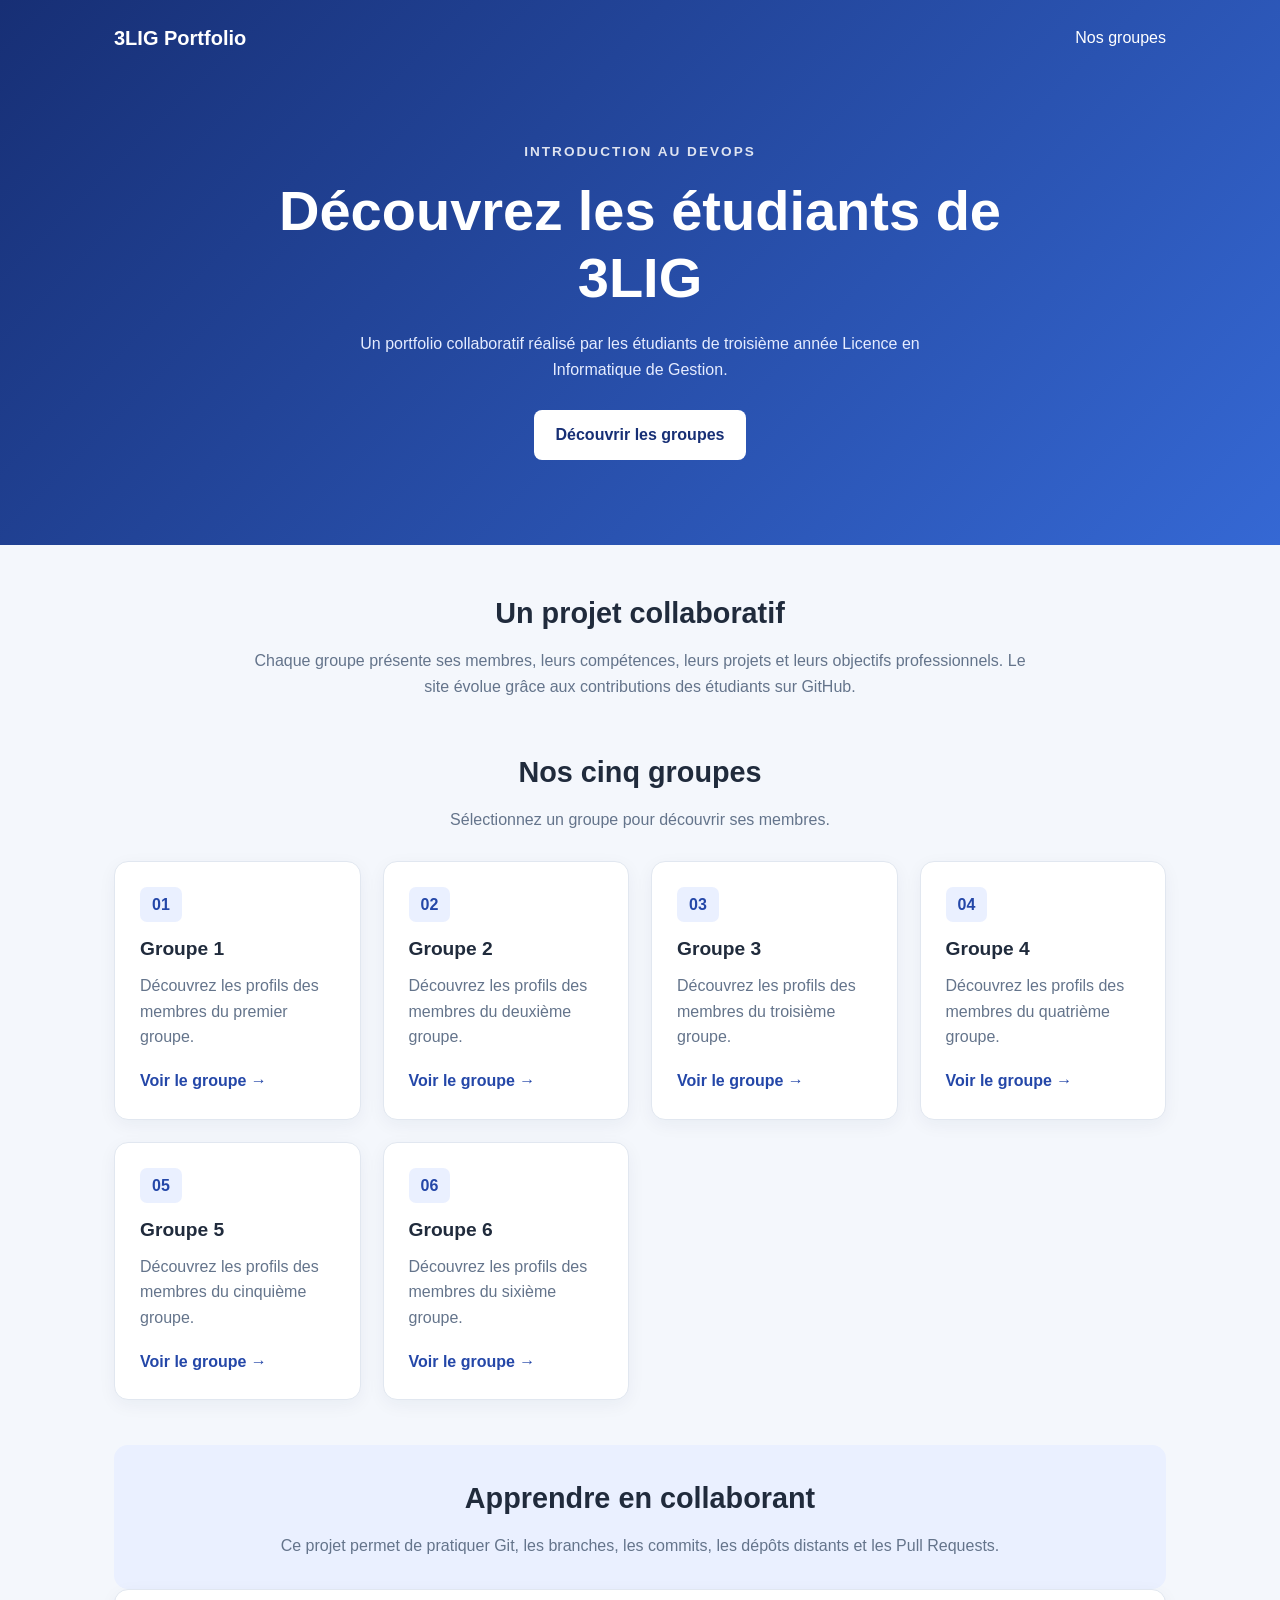
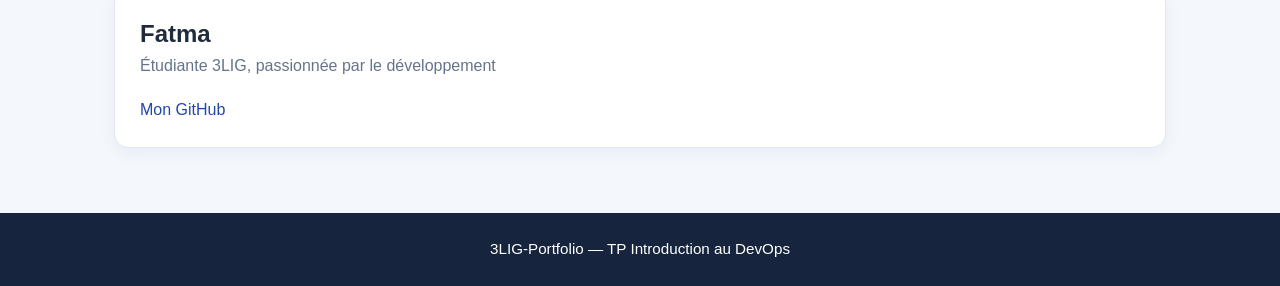
<file: index.html>
<!DOCTYPE html>
<html lang="fr">
<head>
    <meta charset="UTF-8">
    <meta name="viewport" content="width=device-width, initial-scale=1.0">
    <title>3LIG-Portfolio | Accueil</title>
    <link rel="stylesheet" href="css/styles.css">
</head>
<body>

    <header class="hero">
        <nav class="navbar">
            <a class="logo" href="index.html">3LIG Portfolio</a>
            <a class="nav-link" href="#groupes">Nos groupes</a>
        </nav>

        <div class="hero-content">
            <p class="eyebrow">Introduction au DevOps</p>
            <h1>Découvrez les étudiants de 3LIG</h1>
            <p>
                Un portfolio collaboratif réalisé par les étudiants de troisième
                année Licence en Informatique de Gestion.
            </p>
            <a class="button" href="#groupes">Découvrir les groupes</a>
        </div>
    </header>

    <main class="container">
        <section class="intro">
            <h2>Un projet collaboratif</h2>
            <p>
                Chaque groupe présente ses membres, leurs compétences,
                leurs projets et leurs objectifs professionnels.
                Le site évolue grâce aux contributions des étudiants sur GitHub.
            </p>
        </section>

        <section id="groupes" class="section">
            <h2>Nos cinq groupes</h2>
            <p class="section-description">
                Sélectionnez un groupe pour découvrir ses membres.
            </p>

            <div class="cards">
                <article class="card group-card">
                    <span class="group-number">01</span>
                    <h3>Groupe 1</h3>
                    <p>Découvrez les profils des membres du premier groupe.</p>
                    <a class="text-link" href="groupes/groupe1/index.html">
                        Voir le groupe →
                    </a>
                </article>

                <article class="card group-card">
                    <span class="group-number">02</span>
                    <h3>Groupe 2</h3>
                    <p>Découvrez les profils des membres du deuxième groupe.</p>
                    <a class="text-link" href="groupes/groupe2/index.html">
                        Voir le groupe →
                    </a>
                </article>

                <article class="card group-card">
                    <span class="group-number">03</span>
                    <h3>Groupe 3</h3>
                    <p>Découvrez les profils des membres du troisième groupe.</p>
                    <a class="text-link" href="groupes/groupe3/index.html">
                        Voir le groupe →
                    </a>
                </article>

                <article class="card group-card">
                    <span class="group-number">04</span>
                    <h3>Groupe 4</h3>
                    <p>Découvrez les profils des membres du quatrième groupe.</p>
                    <a class="text-link" href="groupes/groupe4/index.html">
                        Voir le groupe →
                    </a>
                </article>

                <article class="card group-card">
                    <span class="group-number">05</span>
                    <h3>Groupe 5</h3>
                    <p>Découvrez les profils des membres du cinquième groupe.</p>
                    <a class="text-link" href="groupes/groupe5/index.html">
                        Voir le groupe →
                    </a>
                </article>

                <article class="card group-card">
                    <span class="group-number">06</span>
                    <h3>Groupe 6</h3>
                    <p>Découvrez les profils des membres du sixième groupe.</p>
                    <a class="text-link" href="groupes/groupe6/index.html">
                        Voir le groupe →
                    </a>
                </article>
            </div>
        </section>

        <section class="callout">
            <h2>Apprendre en collaborant</h2>
            <p>
                Ce projet permet de pratiquer Git, les branches, les commits,
                les dépôts distants et les Pull Requests.
            </p>
        </section>
<article class="card">
  <h2>Fatma</h2>
  <p>Étudiante 3LIG, passionnée par le développement</p>
  <a href="https://github.com/bendhaoufatma02-design">Mon GitHub</a>
</article>

    </main>

    <footer class="footer">
        <p>3LIG-Portfolio — TP Introduction au DevOps</p>
    </footer>

</body>
</html>
</file>
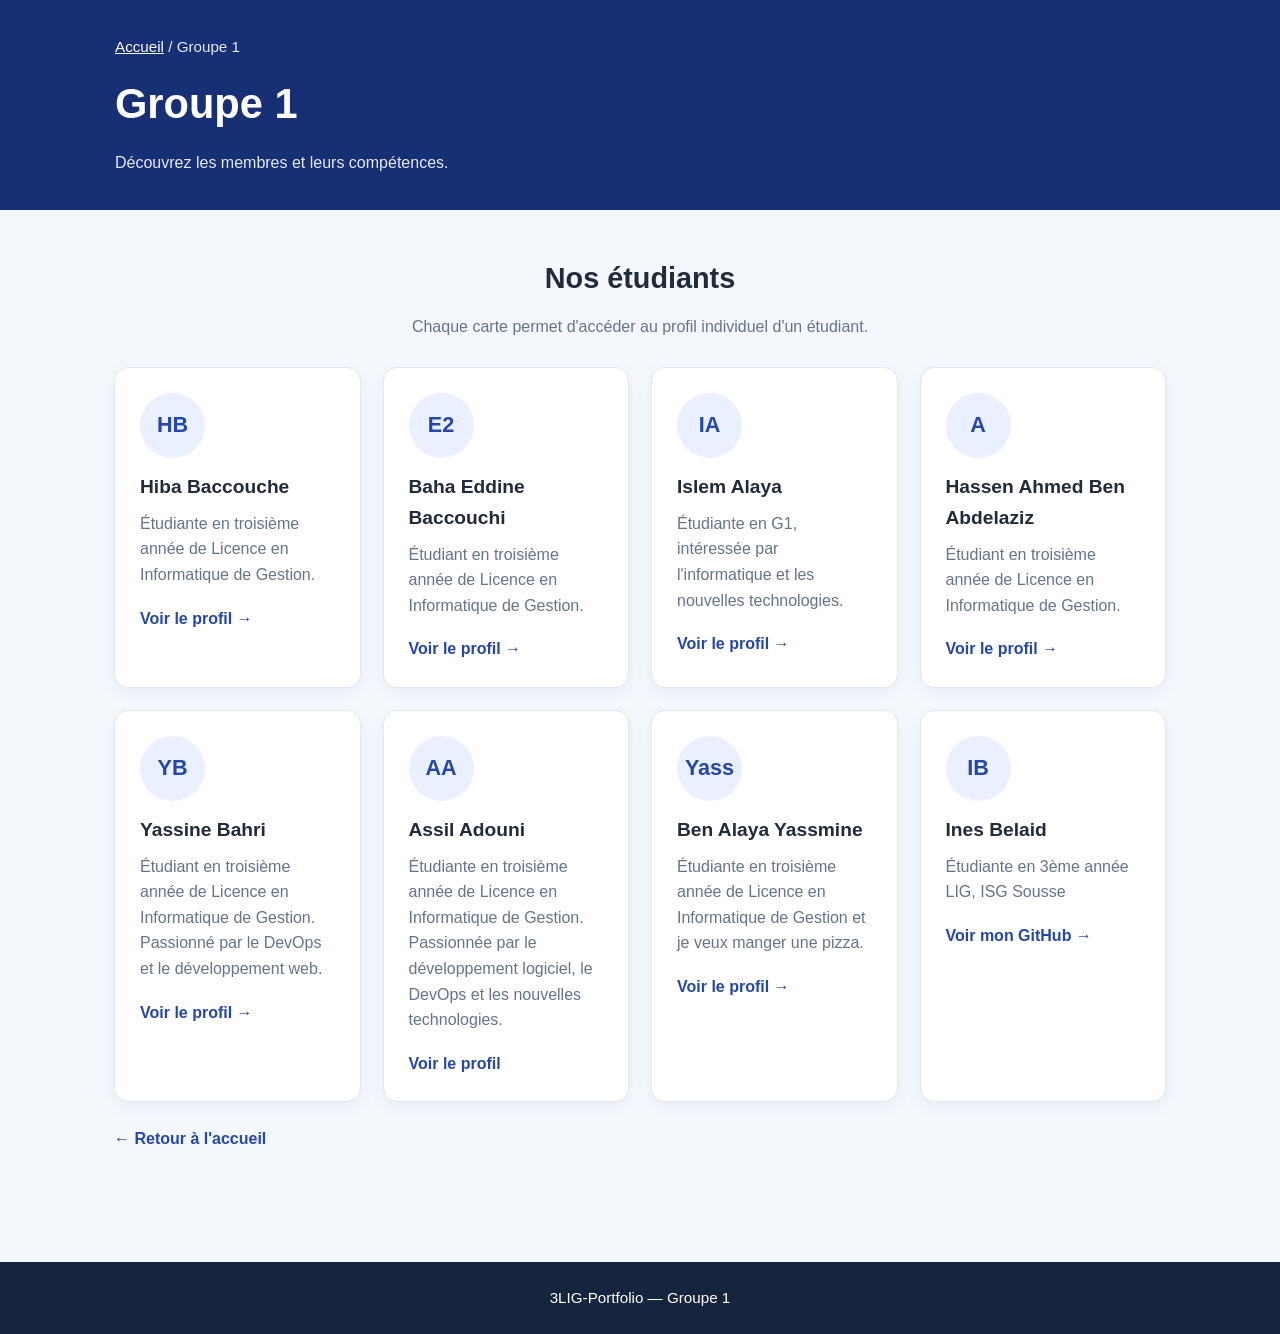
<file: groupes/groupe1/index.html>
<!DOCTYPE html>
<html lang="fr">
<head>
    <meta charset="UTF-8">
    <meta name="viewport" content="width=device-width, initial-scale=1.0">
    <title>Groupe 1 | 3LIG-Portfolio</title>
    <link rel="stylesheet" href="../../css/styles.css">
</head>
<body>

    <header class="page-header">
        <div class="header-inner">
            <p class="breadcrumb">
                <a href="../../index.html">Accueil</a> / Groupe 1
            </p>
            <h1>Groupe 1</h1>
            <p>Découvrez les membres et leurs compétences.</p>
        </div>
    </header>

    <main class="container">
        <section class="section">
            <h2>Nos étudiants</h2>
            <p class="section-description">
                Chaque carte permet d'accéder au profil individuel d'un étudiant.
            </p>

            <div class="cards">

                <article class="card">
                    <div class="profile-icon">HB</div>
                    <h3>Hiba Baccouche</h3>
                    <p>Étudiante en troisième année de Licence en Informatique de Gestion.</p>
                    <a class="text-link" href="students/etudiant-01.html">
                        Voir le profil →
                    </a>
                </article>

                <article class="card">
                    <div class="profile-icon">E2</div>
                    <h3>Baha Eddine Baccouchi</h3>
                    <p>Étudiant en troisième année de Licence en Informatique de Gestion.</p>
                    <a class="text-link" href="students/etudiant-02.html">
                        Voir le profil →
                    </a>
                </article>


                <article class="card">
                    <div class="profile-icon">IA</div>
                    <h3>Islem Alaya</h3>
                    <p>Étudiante en G1, intéressée par l'informatique et les nouvelles technologies.</p>
                    <a class="text-link" href="students/islem.html">
                      Voir le profil →
                    </a>
                </article>

                 <article class="card">
                    <div class="profile-icon">A</div>
                    <h3>Hassen Ahmed Ben Abdelaziz</h3>
                    <p>Étudiant en troisième année de Licence en Informatique de Gestion.</p>
                    <a class="text-link" href="students/ahmed.html">

                        Voir le profil →
                    </a>
                </article>

                <article class="card">
                    <div class="profile-icon">YB</div>
                    <h3>Yassine Bahri</h3>
                    <p>Étudiant en troisième année de Licence en Informatique de Gestion. Passionné par le DevOps et le développement web.</p>
                    <a class="text-link" href="students/yassine.html">
                        Voir le profil →
                    </a>
                </article>

                
                <article class="card">
                    <div class="profile-icon">AA</div>
                    <h3>Assil Adouni</h3>
                    <p>Étudiante en troisième année de Licence en Informatique de Gestion. Passionnée par le développement logiciel, le DevOps et les nouvelles technologies.</p>
                    <a class="text-link" href="students/assil-adouni.html">
                        Voir le profil
                    </a>
                </article>

            
                <article class="card">
                    <div class="profile-icon">Yass</div>
                    <h3>Ben Alaya Yassmine</h3>
                    <p>Étudiante en troisième année de Licence en Informatique de Gestion et je veux manger une pizza.</p>
                    <a class="text-link" href="students/etudiant-01.html">
                        Voir le profil →
                    </a>
                </article>
                <article class="card">
                    <div class="profile-icon">IB</div>
                    <h3>Ines Belaid</h3>
                    <p>Étudiante en 3ème année LIG, ISG Sousse</p>
                    <a class="text-link" href="https://github.com/ines114" target="_blank">
                        Voir mon GitHub →
                    </a>
                </article>
</div>
            <a class="back-link" href="../../index.html">
                ← Retour à l'accueil
            </a>
        </section>
    </main>

    <footer class="footer">
        <p>3LIG-Portfolio — Groupe 1</p>
    </footer>

</body>
</html>
</file>
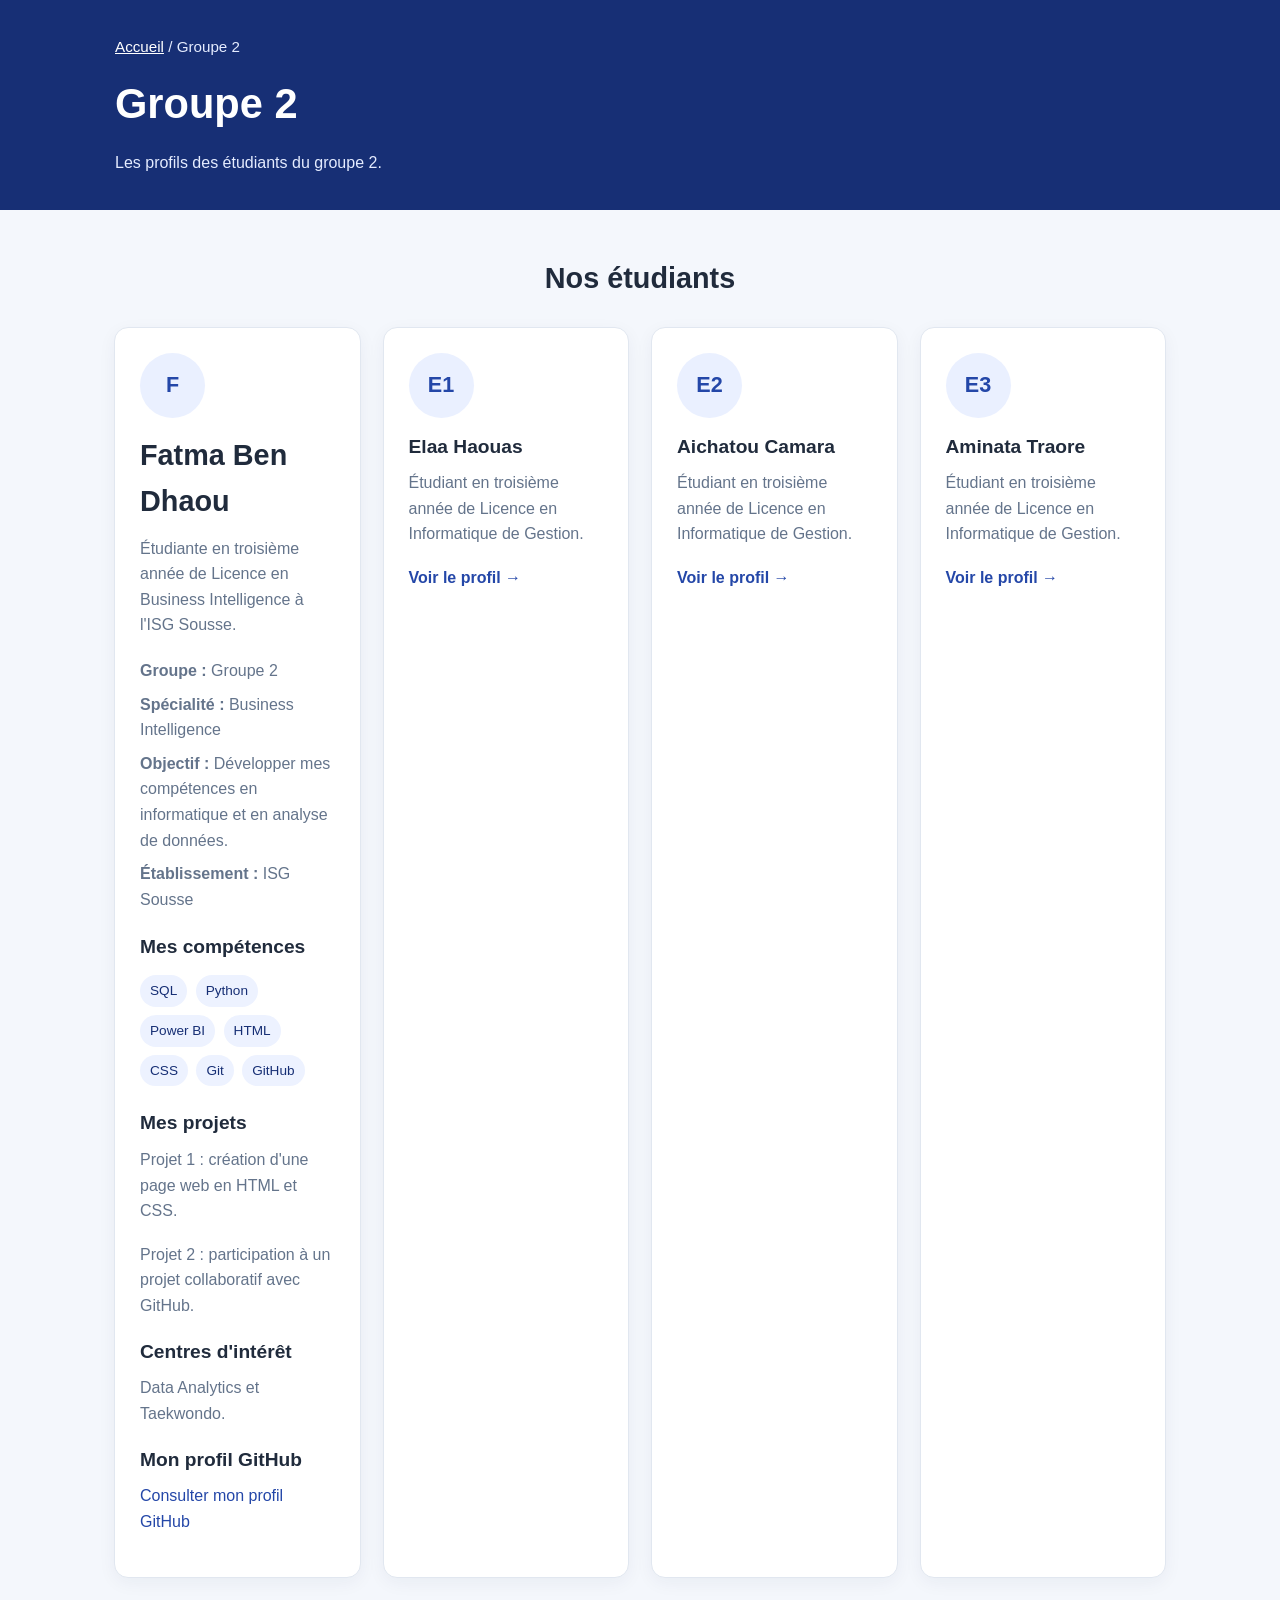
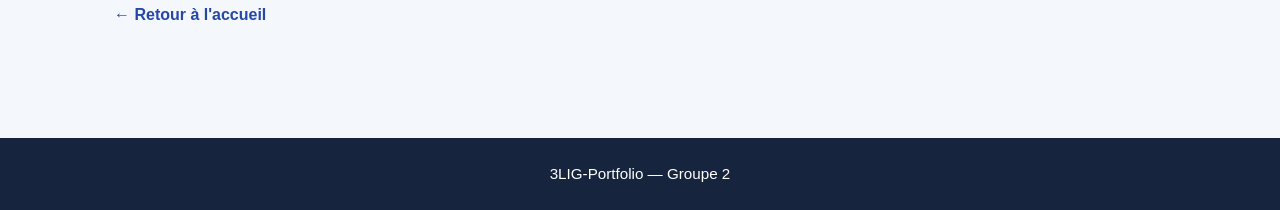
<file: groupes/groupe2/index.html>
<!DOCTYPE html>
<html lang="fr">
<head>
    <meta charset="UTF-8">
    <meta name="viewport" content="width=device-width, initial-scale=1.0">
    <title>Groupe 2 | 3LIG-Portfolio</title>
    <link rel="stylesheet" href="../../css/styles.css">
</head>
<body>

    <header class="page-header">
        <div class="header-inner">
            <p class="breadcrumb">
                <a href="../../index.html">Accueil</a> / Groupe 2
            </p>
            <h1>Groupe 2</h1>
            <p>Les profils des étudiants du groupe 2.</p>
        </div>
    </header>

    <main class="container">
        <section class="section">
            <h2>Nos étudiants</h2>

            <div class="cards">

                <!-- Profil de Fatma -->
                <article class="card">
                    <div class="profile-icon">F</div>
                    <h2>Fatma Ben Dhaou</h2>
                    <p>Étudiante en troisième année de Licence en Business Intelligence à l'ISG Sousse.</p>

                    <div class="profile-details">
                        <p><strong>Groupe :</strong> Groupe 2</p>
                        <p><strong>Spécialité :</strong> Business Intelligence</p>
                        <p><strong>Objectif :</strong> Développer mes compétences en informatique et en analyse de données.</p>
                        <p><strong>Établissement :</strong> ISG Sousse</p>
                    </div>

                    <h3>Mes compétences</h3>
                    <p>
                        <span class="tag">SQL</span>
                        <span class="tag">Python</span>
                        <span class="tag">Power BI</span>
                        <span class="tag">HTML</span>
                        <span class="tag">CSS</span>
                        <span class="tag">Git</span>
                        <span class="tag">GitHub</span>
                    </p>

                    <h3>Mes projets</h3>
                    <p>Projet 1 : création d'une page web en HTML et CSS.</p>
                    <p>Projet 2 : participation à un projet collaboratif avec GitHub.</p>

                    <h3>Centres d'intérêt</h3>
                    <p>Data Analytics et Taekwondo.</p>

                    <h3>Mon profil GitHub</h3>
                    <p>
                        <a href="https://github.com/bendhaoufatma02-design"
                           target="_blank"
                           rel="noopener noreferrer">
                            Consulter mon profil GitHub
                        </a>
                    </p>
                </article>

                <!-- Profil de Elaa -->
                <article class="card">
                    <div class="profile-icon">E1</div>
                    <h3>Elaa Haouas</h3>
                    <p>Étudiant en troisième année de Licence en Informatique de Gestion.</p>
                    <a class="text-link" href="students/etudiant-01.html">
                        Voir le profil →
                    </a>
                </article>

                <!-- Profil de Aichatou -->
                <article class="card">
                    <div class="profile-icon">E2</div>
                    <h3>Aichatou Camara</h3>
                    <p>Étudiant en troisième année de Licence en Informatique de Gestion.</p>
                    <a class="text-link" href="students/etudiant-02.html">
                        Voir le profil →
                    </a>
                </article>

                <!-- Profil de Aminata -->
                <article class="card">
                    <div class="profile-icon">E3</div>
                    <h3>Aminata Traore</h3>
                    <p>Étudiant en troisième année de Licence en Informatique de Gestion.</p>
                    <a class="text-link" href="students/etudiant-03.html">
                        Voir le profil →
                    </a>
                </article>

            </div>

            <a class="back-link" href="../../index.html">
                ← Retour à l'accueil
            </a>
        </section>
    </main>

    <footer class="footer">
        <p>3LIG-Portfolio — Groupe 2</p>
    </footer>

</body>
</html>
</file>
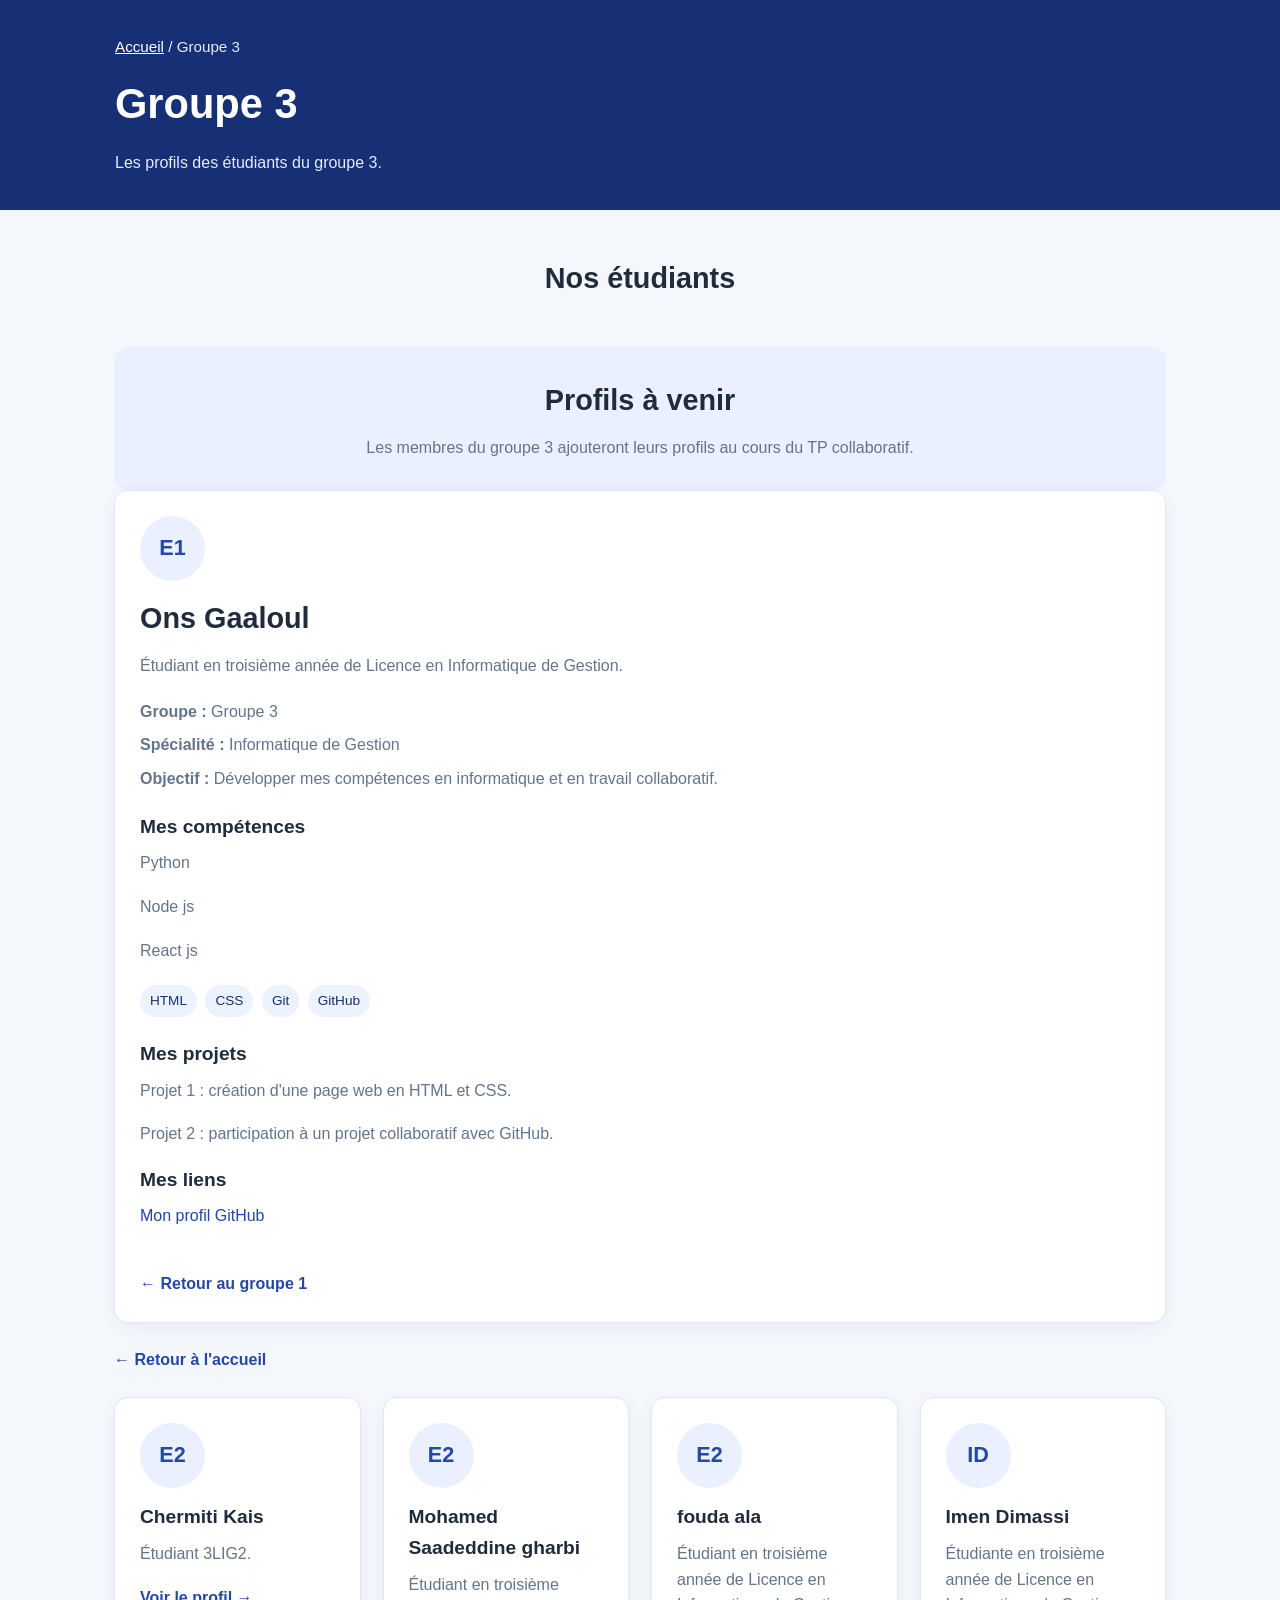
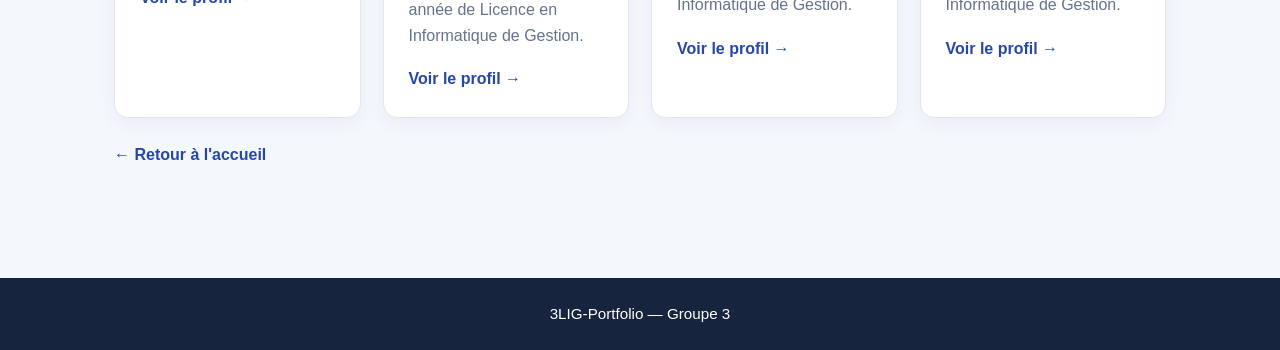
<file: groupes/groupe3/index.html>
<!DOCTYPE html>
<html lang="fr">
<head>
    <meta charset="UTF-8">
    <meta name="viewport" content="width=device-width, initial-scale=1.0">
    <title>Groupe 3 | 3LIG-Portfolio</title>
    <link rel="stylesheet" href="../../css/styles.css">
</head>
<body>

    <header class="page-header">
        <div class="header-inner">
            <p class="breadcrumb">
                <a href="../../index.html">Accueil</a> / Groupe 3
            </p>
            <h1>Groupe 3</h1>
            <p>Les profils des étudiants du groupe 3.</p>
        </div>
    </header>

    <main class="container">
        <section class="section">
            <h2>Nos étudiants</h2>
            <div class="callout">
                <h2>Profils à venir</h2>
                <p>
                    Les membres du groupe 3 ajouteront leurs profils
                    au cours du TP collaboratif.
                </p>

            </div>
		
	    <section class="card">
             	<div class="profile-icon">E1</div>
            	<h2>Ons Gaaloul</h2>
            	<p>Étudiant en troisième année de Licence en Informatique de Gestion.</p>

            	<div class="profile-details">
                	<p><strong>Groupe :</strong> Groupe 3</p>
                	<p><strong>Spécialité :</strong> Informatique de Gestion</p>
                	<p><strong>Objectif :</strong> Développer mes compétences en informatique et en travail collaboratif.</p>
            	</div>

            	<h3>Mes compétences</h3>
            	<p> Python</p>
            	<p> Node js</p>
            	<p> React js</p>
            	<p>
                	<span class="tag">HTML</span>
                	<span class="tag">CSS</span>
                	<span class="tag">Git</span>
                	<span class="tag">GitHub</span>
            	</p>

            	<h3>Mes projets</h3>
            	<p>
                	Projet 1 : création d'une page web en HTML et CSS.
            	</p>
            	<p>
                	Projet 2 : participation à un projet collaboratif avec GitHub.
            	</p>

            	<h3>Mes liens</h3>
            	<p>
                	<a href="https://github.com/gaaloulons2-coder" target="_blank" rel="noopener noreferrer">
                    	Mon profil GitHub
                	</a>
            	</p>

            	<a class="back-link" href="../index.html">
                	← Retour au groupe 1
            	</a>
            </section>

            	<a class="back-link" href="../../index.html">
                	← Retour à l'accueil
            	</a>
                 
<div class="cards">
                <article class="card">
                    <div class="profile-icon">E2</div>
                    <h3>Chermiti Kais</h3>
                    <p>Étudiant 3LIG2.</p>
                    <a class="text-link" href="https://github.com/Kais67">
                        Voir le profil →
                    </a>
                </article>
         
             <article class="card">
                    <div class="profile-icon">E2</div>
                    <h3>Mohamed Saadeddine gharbi </h3>
                    <p>Étudiant en troisième année de Licence en Informatique de Gestion.</p>
                    <a class="text-link" href="https://github.com/mohamedsaadeddinegharbi-lgtm">
                        Voir le profil →
                    </a>
                </article>
  <article class="card">
                    <div class="profile-icon">E2</div>
                    <h3>fouda ala</h3>
                    <p>Étudiant en troisième année de Licence en Informatique de Gestion.</p>
                    <a class="text-link" href="students/etudiant-02.html">
                        Voir le profil →
                    </a>
                </article>
                
                <article class="card">
                    <div class="profile-icon">ID</div>
                    <h3>Imen Dimassi</h3>
                    <p>Étudiante en troisième année de Licence en Informatique de Gestion.</p>
                    <a class="text-link" href="https://github.com/dimassiimen2004-crypto">
                        Voir le profil →
                    </a>
                </article>
         
          </div>

            <a class="back-link" href="../../index.html">
                ← Retour à l'accueil
            </a>

        </section>
    </main>

    <footer class="footer">
        <p>3LIG-Portfolio — Groupe 3</p>
    </footer>

</body>
</html>
</file>
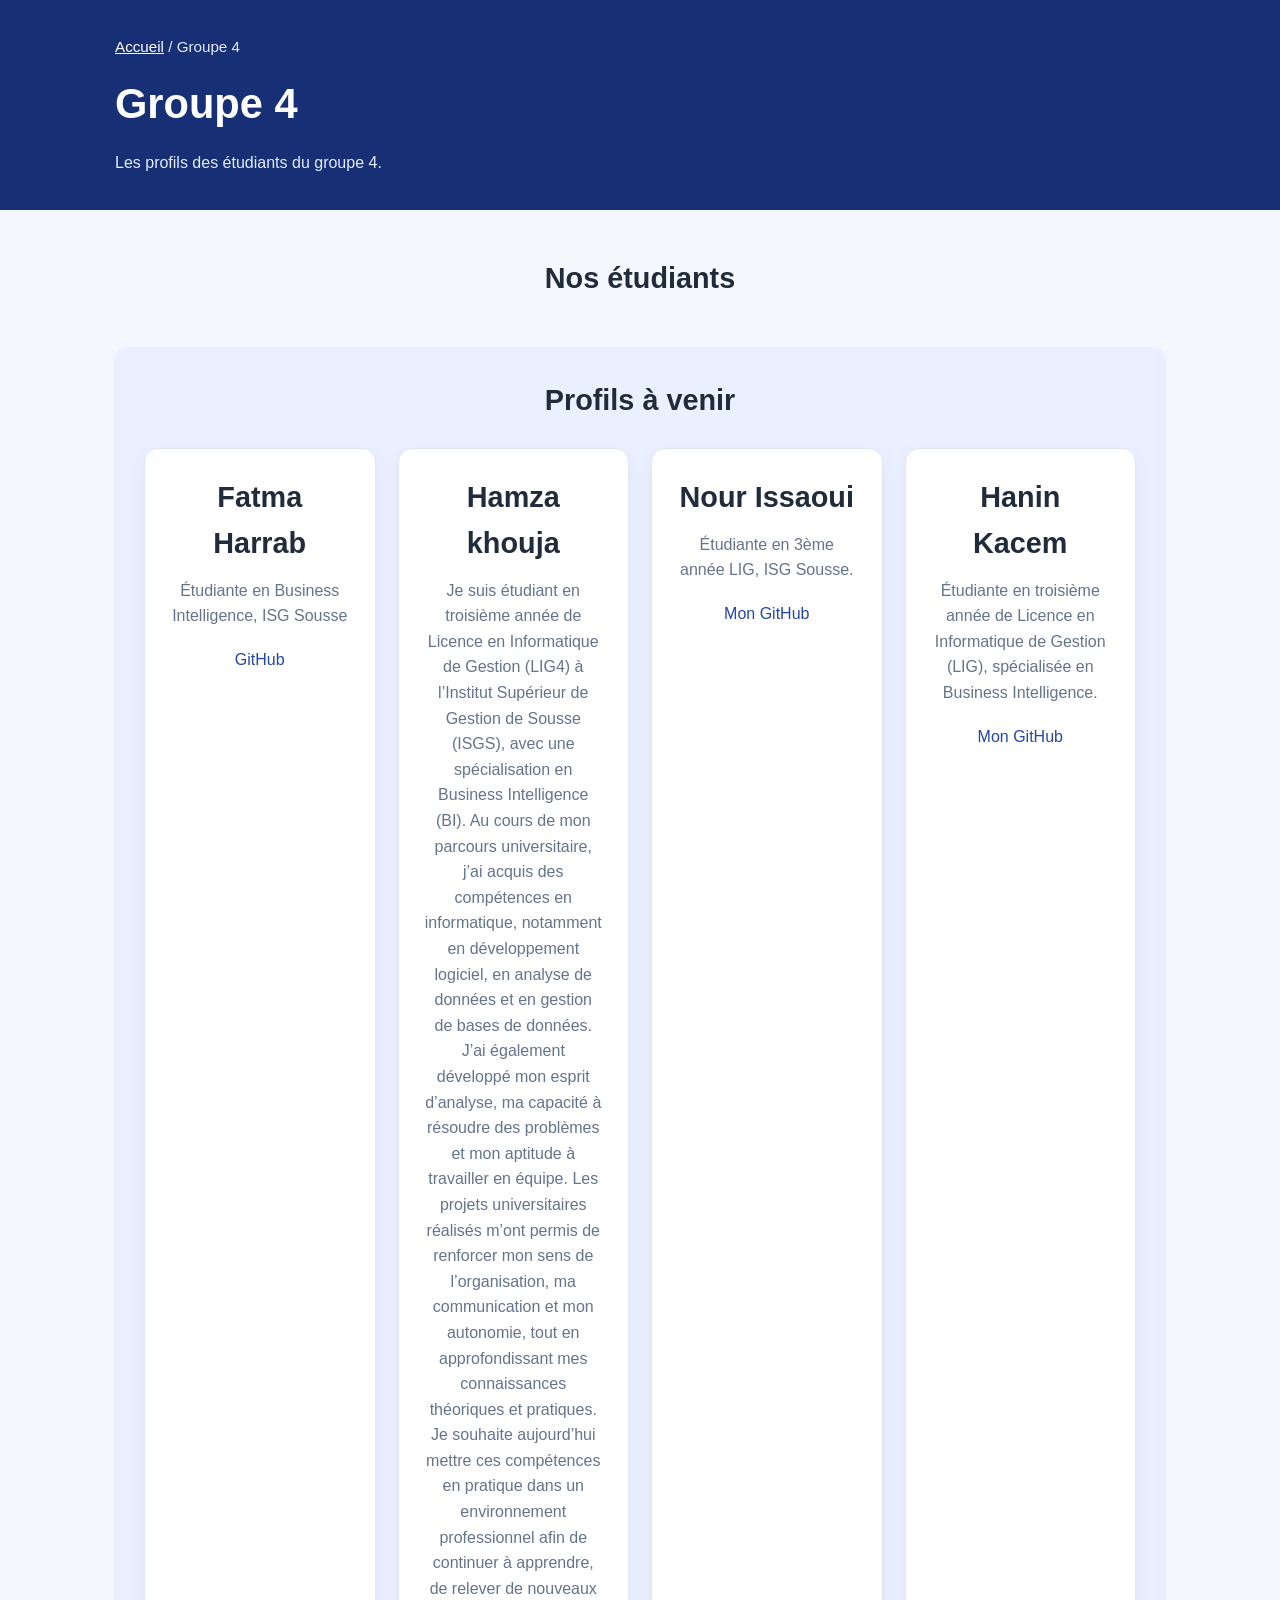
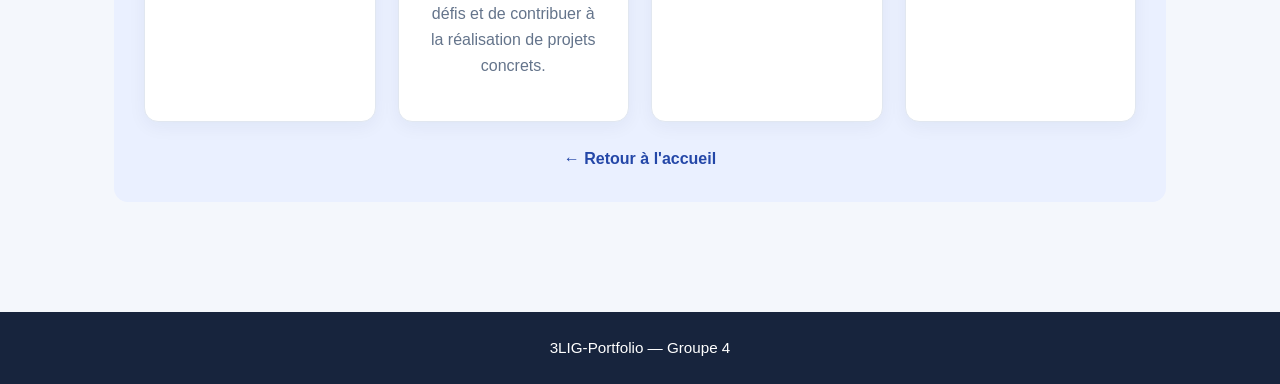
<file: groupes/groupe4/index.html>
<!DOCTYPE html>
<html lang="fr">
<head>
    <meta charset="UTF-8">
    <meta name="viewport" content="width=device-width, initial-scale=1.0">
    <title>Groupe 4 | 3LIG-Portfolio</title>
    <link rel="stylesheet" href="../../css/styles.css">
</head>
<body>

    <header class="page-header">
        <div class="header-inner">
            <p class="breadcrumb">
                <a href="../../index.html">Accueil</a> / Groupe 4
            </p>
            <h1>Groupe 4</h1>
            <p>Les profils des étudiants du groupe 4.</p>
        </div>
    </header>

    <main class="container">
        <section class="section">

           
             <h2>Nos étudiants</h2>
            
            <div class="callout">
                <h2>Profils à venir</h2>

                <div class="cards">
<article class="card">
    <h2>Fatma Harrab</h2>
    <p>Étudiante en Business Intelligence, ISG Sousse</p>
    <a href="https://github.com/harrabfatma">GitHub</a>
</article>
                   
<article class="card">
                <h2>Hamza khouja</h2>
                <p> 
            Je suis étudiant en troisième année de Licence en Informatique de Gestion (LIG4) à l’Institut Supérieur de Gestion de Sousse (ISGS), avec une spécialisation en Business Intelligence (BI). Au cours de mon parcours universitaire, j’ai acquis des compétences en informatique, notamment en développement logiciel, en analyse de données et en gestion de bases de données. J’ai également développé mon esprit d’analyse, ma capacité à résoudre des problèmes et mon aptitude à travailler en équipe. Les projets universitaires réalisés m’ont permis de renforcer mon sens de l’organisation, ma communication et mon autonomie, tout en approfondissant mes connaissances théoriques et pratiques. Je souhaite aujourd’hui mettre ces compétences en pratique dans un environnement professionnel afin de continuer à apprendre, de relever de nouveaux défis et de contribuer à la réalisation de projets concrets.
                </p>
 </article>


     
  <article class="card">
  <h2>Nour Issaoui</h2>
  <p>Étudiante en 3ème année LIG, ISG Sousse.</p>
  <a href="https://github.com/nourissaoui613-cell">Mon GitHub</a>
</article>
       
  <article class="card">
    <h2>Hanin Kacem</h2>
    <p>Étudiante en troisième année de Licence en Informatique de Gestion (LIG), spécialisée en Business Intelligence.</p>
    <a href="https://github.com/hanoun110" target="_blank">Mon GitHub</a>
 </article>
            </div>
            <a class="back-link" href="../../index.html">
                ← Retour à l'accueil
            </a>
        </section>
    </main>

    <footer class="footer">
        <p>3LIG-Portfolio — Groupe 4</p>
    </footer>

</body>
</html>
</file>
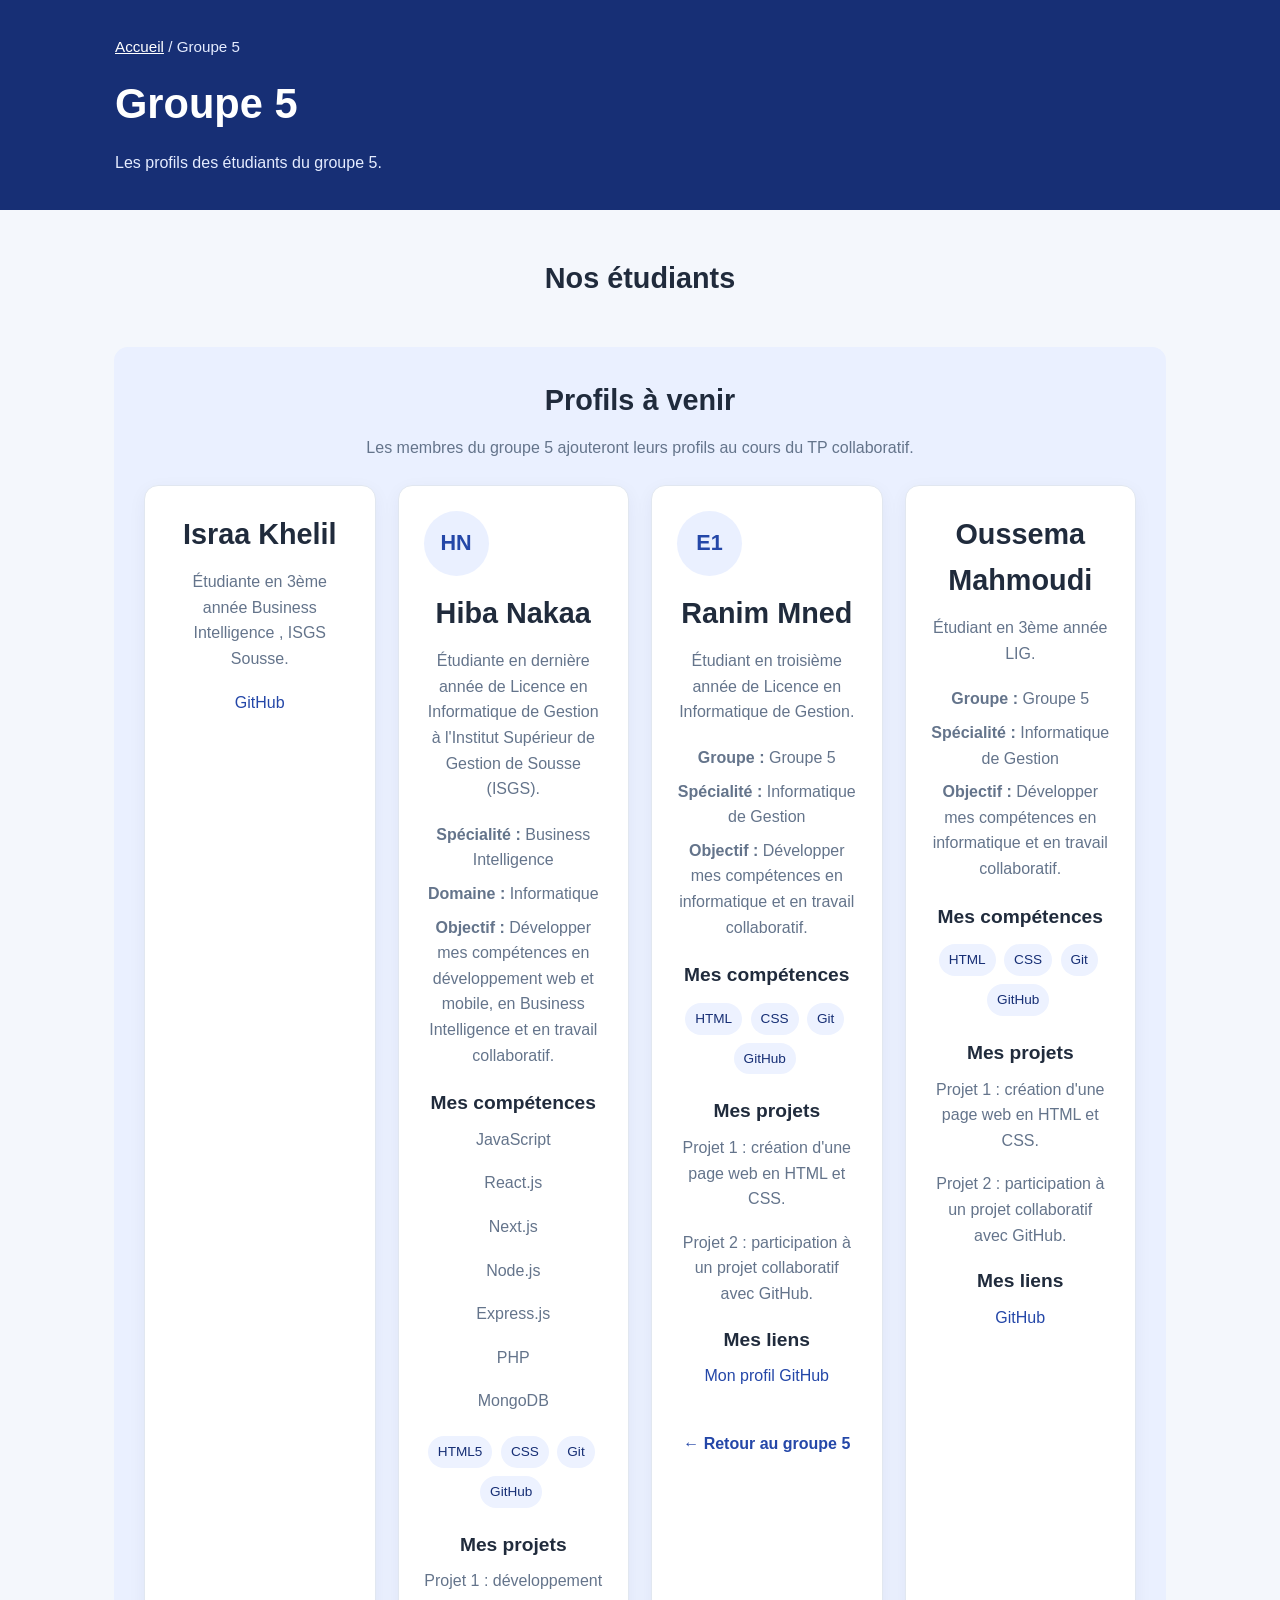
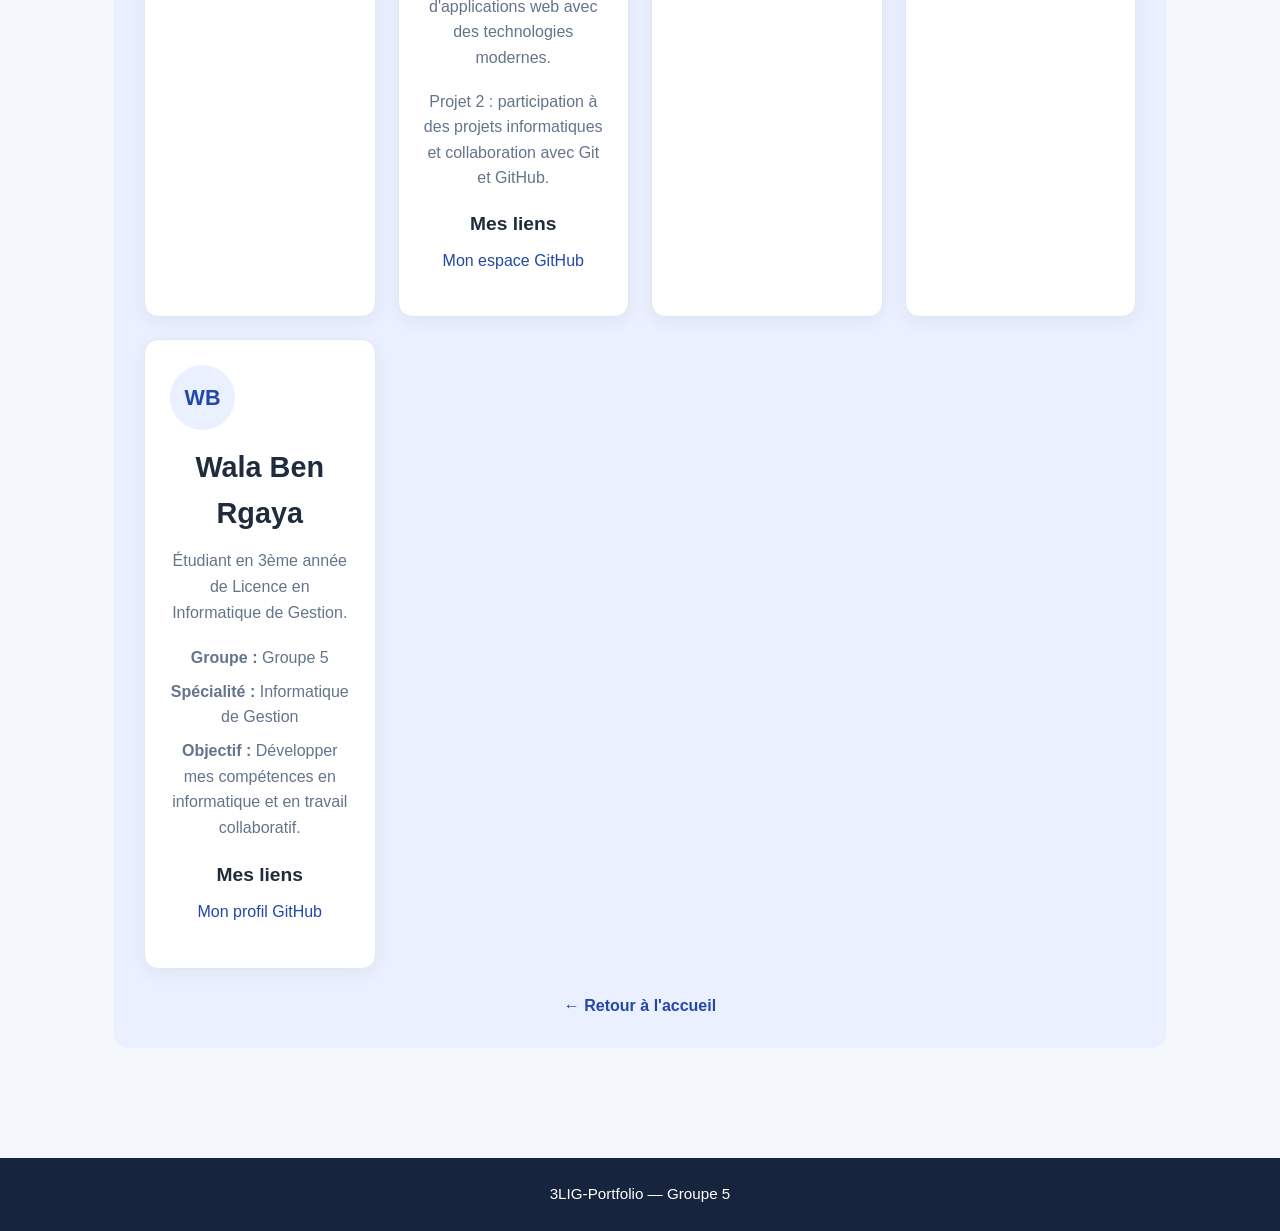
<file: groupes/groupe5/index.html>
<!DOCTYPE html>
<html lang="fr">
<head>
    <meta charset="UTF-8">
    <meta name="viewport" content="width=device-width, initial-scale=1.0">
    <title>Groupe 5 | 3LIG-Portfolio</title>
    <link rel="stylesheet" href="../../css/styles.css">
</head>
<body>

    <header class="page-header">
        <div class="header-inner">
            <p class="breadcrumb">
                <a href="../../index.html">Accueil</a> / Groupe 5
            </p>
            <h1>Groupe 5</h1>
            <p>Les profils des étudiants du groupe 5.</p>
        </div>
    </header>

    <main class="container">
        <section class="section">
            <h2>Nos étudiants</h2>
            <div class="callout">
                <h2>Profils à venir</h2>
                <p>
                    Les membres du groupe 5 ajouteront leurs profils
                    au cours du TP collaboratif.
                </p>

<div class="cards">
                <article class="card">
                    <h2>Israa Khelil</h2>
                    <p>Étudiante en 3ème année Business Intelligence , ISGS Sousse.</p>
                    <p><a href="https://github.com/israakhelil">GitHub</a></p>
                </article> 

<article class="card">
    <div class="profile-icon">HN</div>

    <h2>Hiba Nakaa</h2>

    <p>
        Étudiante en dernière année de Licence en Informatique de Gestion
        à l'Institut Supérieur de Gestion de Sousse (ISGS).
    </p>

    <div class="profile-details">
        <p><strong>Spécialité :</strong> Business Intelligence</p>
        <p><strong>Domaine :</strong> Informatique</p>
        <p><strong>Objectif :</strong> Développer mes compétences en développement web et mobile, en Business Intelligence et en travail collaboratif.</p>
    </div>

    <h3>Mes compétences</h3>
    <p>JavaScript</p>
    <p>React.js</p>
    <p>Next.js</p>
    <p>Node.js</p>
    <p>Express.js</p>
    <p>PHP</p>
    <p>MongoDB</p>

    <p>
        <span class="tag">HTML5</span>
        <span class="tag">CSS</span>
        <span class="tag">Git</span>
        <span class="tag">GitHub</span>
    </p>

    <h3>Mes projets</h3>
    <p>
        Projet 1 : développement d'applications web avec des technologies
        modernes.
    </p>
    <p>
        Projet 2 : participation à des projets informatiques et
        collaboration avec Git et GitHub.
    </p>

    <h3>Mes liens</h3>
    <p>
        <a href="https://github.com/3lig5Devops"
           target="_blank"
           rel="noopener noreferrer">
            Mon espace GitHub
        </a>
    </p>
</article>

  <section class="card">
            <div class="profile-icon">E1</div>
            <h2>Ranim Mned</h2>
            <p>Étudiant en troisième année de Licence en Informatique de Gestion.</p>

            <div class="profile-details">
                <p><strong>Groupe :</strong> Groupe 5</p>
                <p><strong>Spécialité :</strong> Informatique de Gestion</p>
                <p><strong>Objectif :</strong> Développer mes compétences en informatique et en travail collaboratif.</p>
            </div>

            <h3>Mes compétences</h3>
            <p>
                <span class="tag">HTML</span>
                <span class="tag">CSS</span>
                <span class="tag">Git</span>
                <span class="tag">GitHub</span>
            </p>

            <h3>Mes projets</h3>
            <p>
                Projet 1 : création d'une page web en HTML et CSS.
            </p>
            <p>
                Projet 2 : participation à un projet collaboratif avec GitHub.
            </p>

            <h3>Mes liens</h3>
            <p>
                <a href="https://github.com/" target="_blank" rel="noopener noreferrer">
                    Mon profil GitHub
                </a>
            </p>

            <a class="back-link" href="../index.html">
                ← Retour au groupe 5
            </a>
        </section>

<article class="card">
    <h2>Oussema Mahmoudi</h2>
    <p>Étudiant en 3ème année LIG.</p>
                <div class="profile-details">
                <p><strong>Groupe :</strong> Groupe 5</p>
                <p><strong>Spécialité :</strong> Informatique de Gestion</p>
                <p><strong>Objectif :</strong> Développer mes compétences en informatique et en travail collaboratif.</p>
            </div>

            <h3>Mes compétences</h3>
            <p>
                <span class="tag">HTML</span>
                <span class="tag">CSS</span>
                <span class="tag">Git</span>
                <span class="tag">GitHub</span>
            </p>

            <h3>Mes projets</h3>
            <p>
                Projet 1 : création d'une page web en HTML et CSS.
            </p>
            <p>
                Projet 2 : participation à un projet collaboratif avec GitHub.
            </p>
            <h3>Mes liens</h3>
            <p><a href="https://github.com/OussemaMahmoudi">GitHub</a></p>
</article>
  
  <section class="card">
    <div class="profile-icon">WB</div>
    <h2>Wala Ben Rgaya</h2>
    <p>Étudiant en 3ème année de Licence en Informatique de Gestion.</p>


    <div class="profile-details">
        <p><strong>Groupe :</strong> Groupe 5</p>
        <p><strong>Spécialité :</strong> Informatique de Gestion</p>
        <p><strong>Objectif :</strong> Développer mes compétences en informatique et en travail collaboratif.</p>
    </div>

    <h3>Mes liens</h3>
    <p>
        <a href="https://github.com/walabenrgaya" target="_blank" rel="noopener noreferrer">Mon profil GitHub</a>
    </p>
</section>

</div>

           

            <a class="back-link" href="../../index.html">
                ← Retour à l'accueil
            </a>
        </section>
    </main>

    <footer class="footer">
        <p>3LIG-Portfolio — Groupe 5</p>
    </footer>

</body>
</html>
</file>
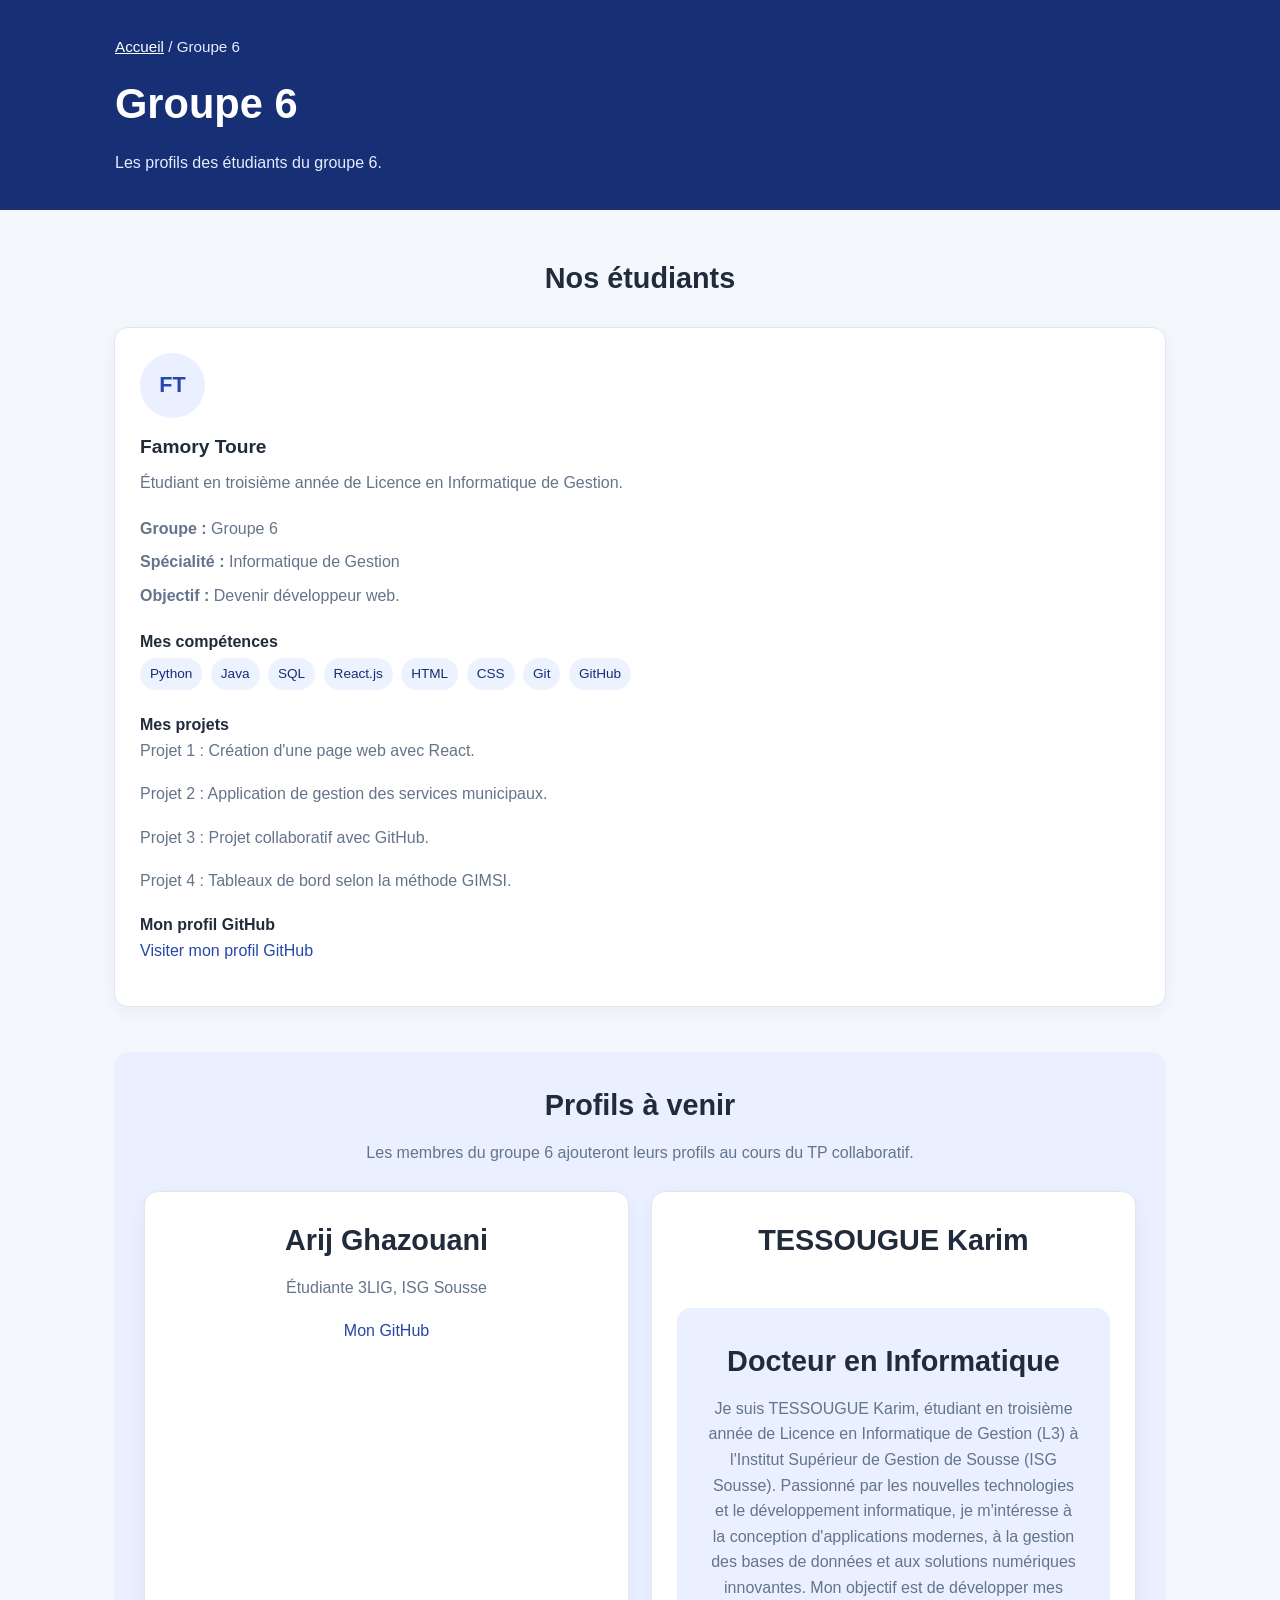
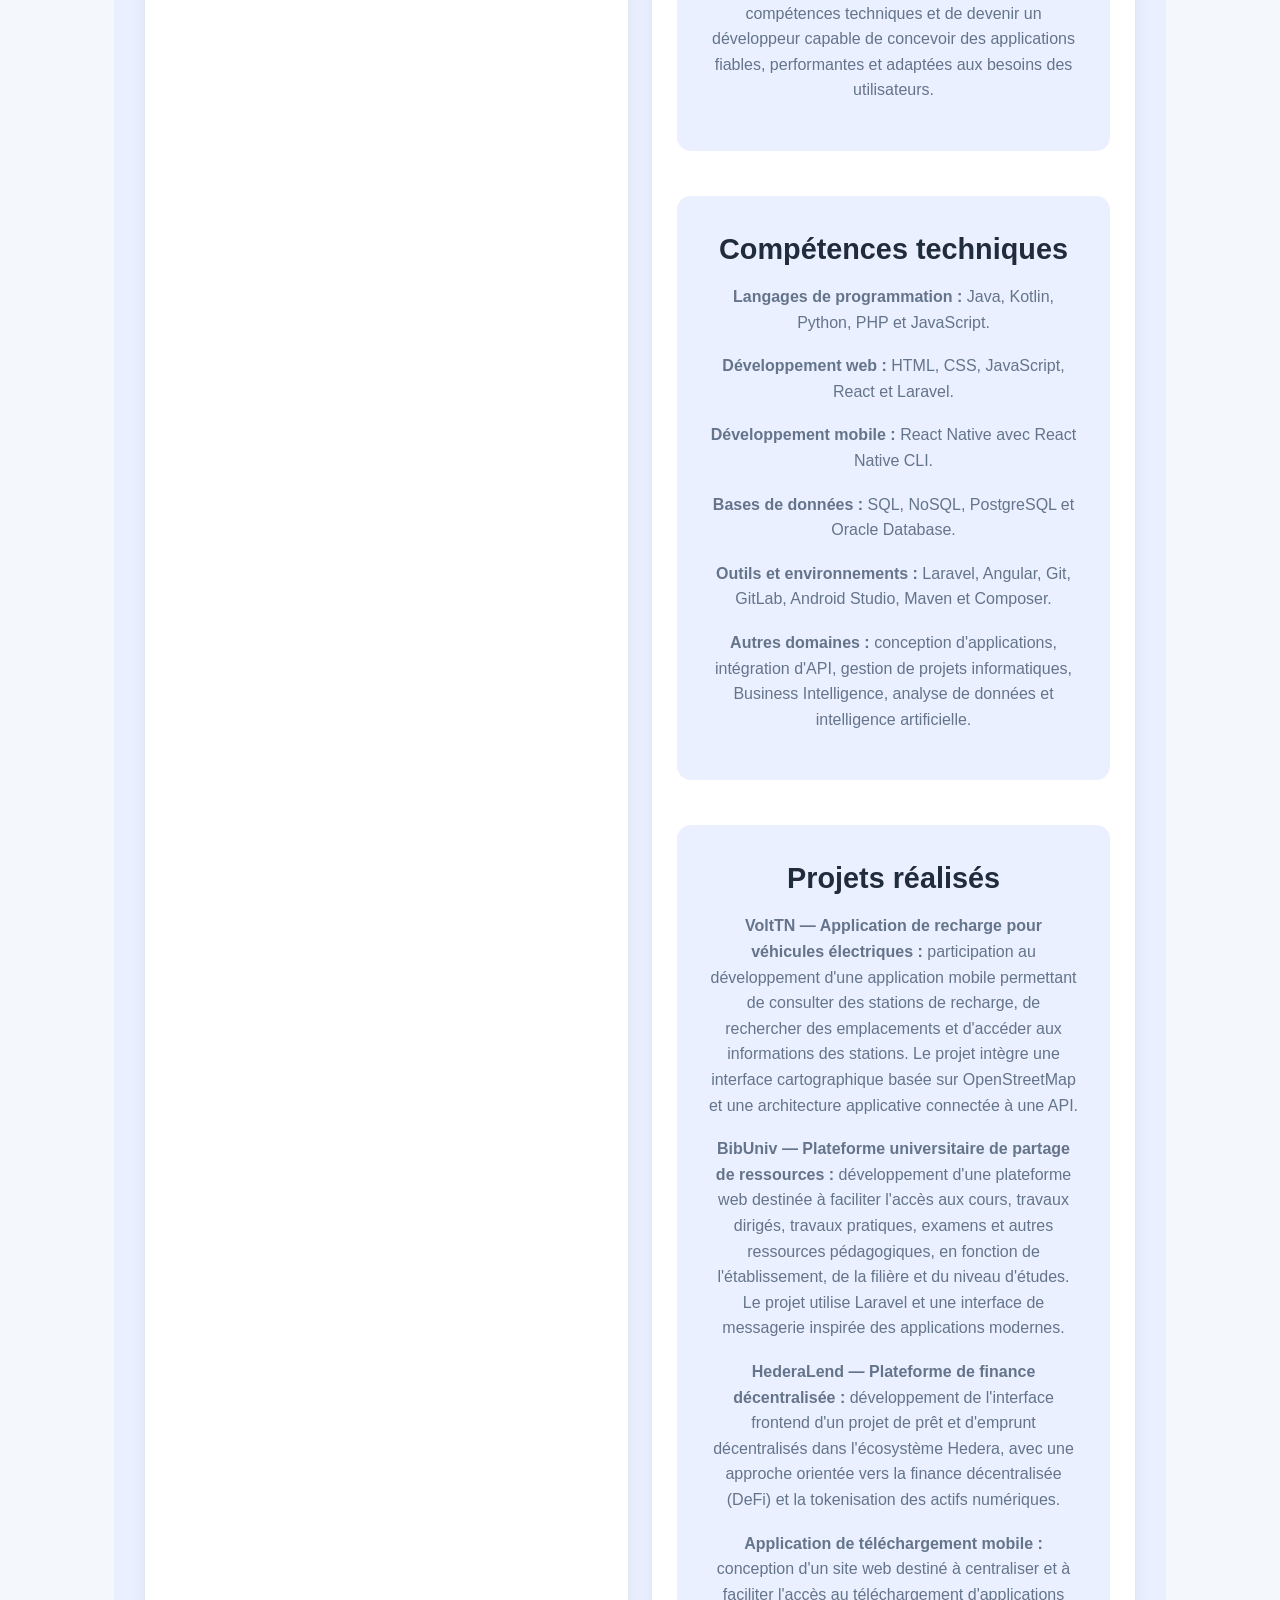
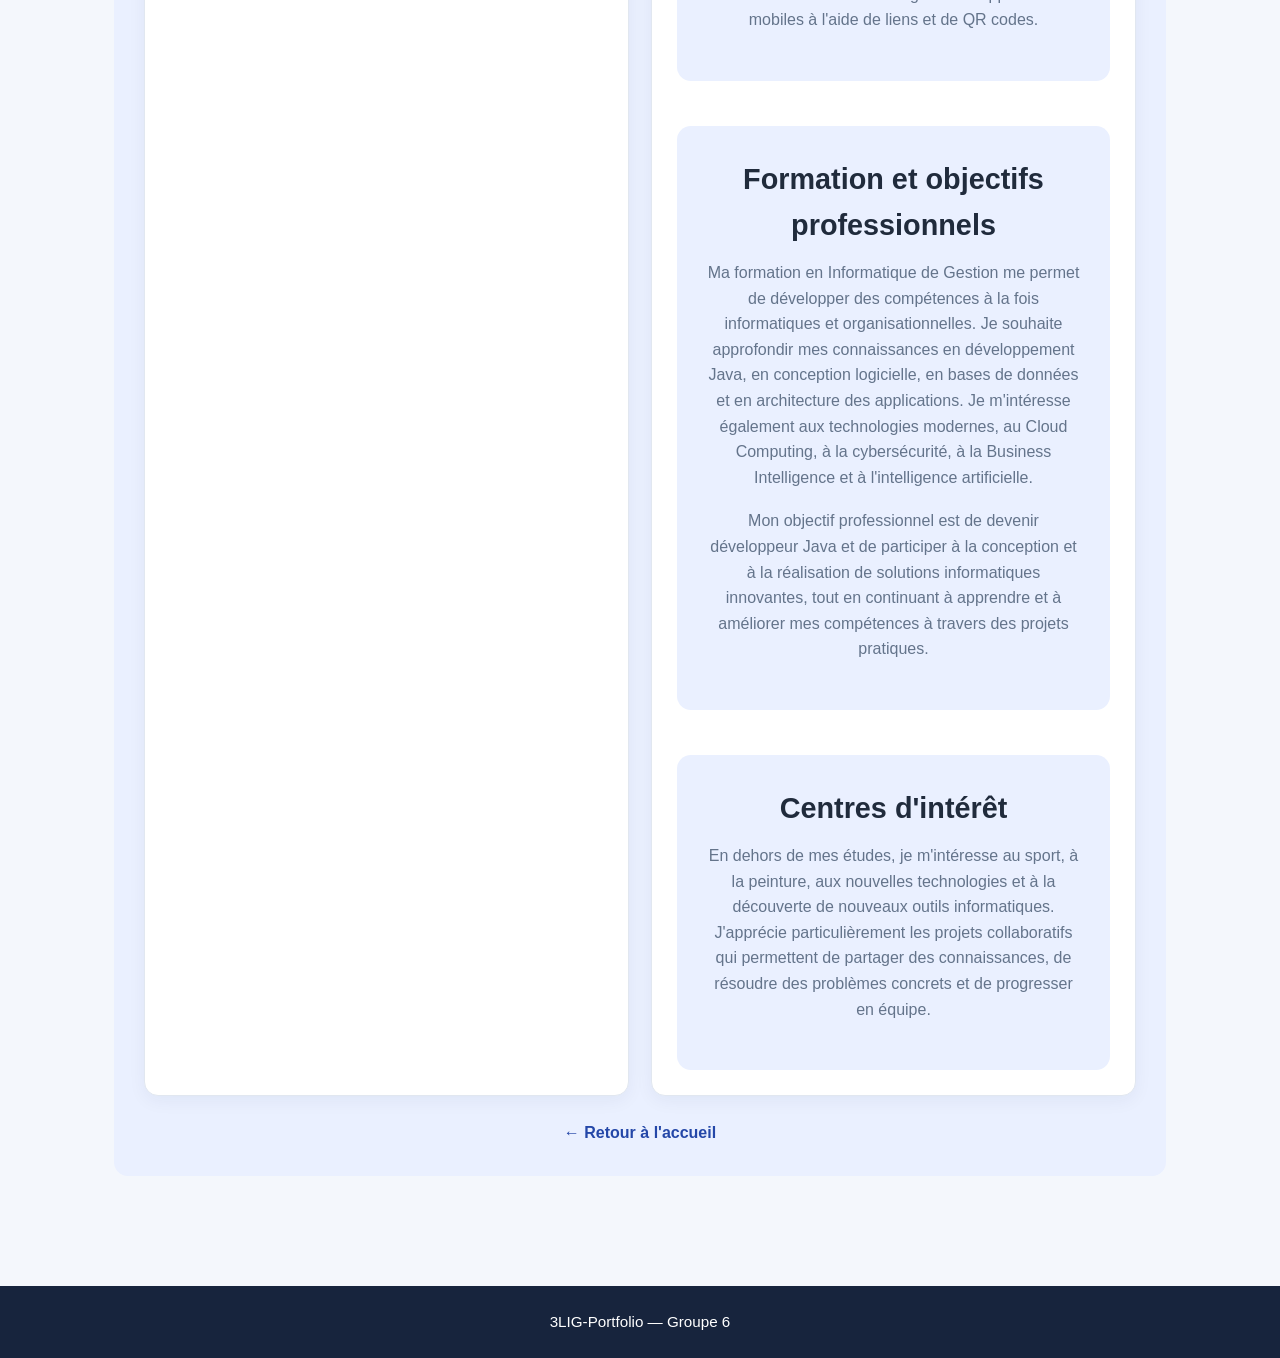
<file: groupes/groupe6/index.html>
<!DOCTYPE html>
<html lang="fr">
<head>
    <meta charset="UTF-8">
    <meta name="viewport" content="width=device-width, initial-scale=1.0">
    <title>Groupe 6 | 3LIG-Portfolio</title>
    <link rel="stylesheet" href="../../css/styles.css">
</head>
<body>

    <header class="page-header">
        <div class="header-inner">
            <p class="breadcrumb">
                <a href="../../index.html">Accueil</a> / Groupe 6
            </p>
            <h1>Groupe 6</h1>
            <p>Les profils des étudiants du groupe 6.</p>
        </div>
    </header>

    <main class="container">
        <section class="section">
           
            <h2>Nos étudiants</h2>
            <!-- Carte de Famory Toure -->
<div class="cards">
    <article class="card">
        <div class="profile-icon">FT</div>

        <h3>Famory Toure</h3>

        <p>
            Étudiant en troisième année de Licence
            en Informatique de Gestion.
        </p>

        <div class="profile-details">
            <p><strong>Groupe :</strong> Groupe 6</p>
            <p><strong>Spécialité :</strong> Informatique de Gestion</p>
            <p><strong>Objectif :</strong> Devenir développeur web.</p>
        </div>

        <h4>Mes compétences</h4>
        <p>
            <span class="tag">Python</span>
            <span class="tag">Java</span>
            <span class="tag">SQL</span>
            <span class="tag">React.js</span>
            <span class="tag">HTML</span>
            <span class="tag">CSS</span>
            <span class="tag">Git</span>
            <span class="tag">GitHub</span>
        </p>

        <h4>Mes projets</h4>
        <p>Projet 1 : Création d'une page web avec React.</p>
        <p>Projet 2 : Application de gestion des services municipaux.</p>
        <p>Projet 3 : Projet collaboratif avec GitHub.</p>
        <p>Projet 4 : Tableaux de bord selon la méthode GIMSI.</p>

        <h4>Mon profil GitHub</h4>
        <p>
            <a href="https://github.com/Famorycollab"
               target="_blank"
               rel="noopener noreferrer">
                Visiter mon profil GitHub
            </a>
        </p>
    </article>
</div>
            <div class="callout">
                <h2>Profils à venir</h2>
                <p>
                    Les membres du groupe 6 ajouteront leurs profils
                   

                    au cours du TP collaboratif.
                </p>
<div class="cards">

<article class="card">
  <h2>Arij Ghazouani</h2>
  <p>Étudiante 3LIG, ISG Sousse</p>
  <a href="https://github.com/arijghazouani42-a11y">Mon GitHub</a>
</article>
      
       <article class="card">
         <h2>TESSOUGUE Karim</h2>
            <div class="callout">
                <h2>Docteur en Informatique</h2>
                <p>
                    Je suis TESSOUGUE Karim, étudiant en troisième année de Licence en Informatique de Gestion (L3) à l'Institut Supérieur de Gestion de Sousse (ISG Sousse). Passionné par les nouvelles technologies et le développement informatique, je m'intéresse à la conception d'applications modernes, à la gestion des bases de données et aux solutions numériques innovantes. Mon objectif est de développer mes compétences techniques et de devenir un développeur capable de concevoir des applications fiables, performantes et adaptées aux besoins des utilisateurs.
                </p>
            </div>
            <div class="callout">
                <h2>Compétences techniques</h2>
                <p>
                    <strong>Langages de programmation :</strong> Java, Kotlin, Python, PHP et JavaScript.
                </p>
                <p>
                    <strong>Développement web :</strong> HTML, CSS, JavaScript, React et Laravel.
                </p>
                <p>
                    <strong>Développement mobile :</strong> React Native avec React Native CLI.
                </p>
                <p>
                    <strong>Bases de données :</strong> SQL, NoSQL, PostgreSQL et Oracle Database.
                </p>
                <p>
                    <strong>Outils et environnements :</strong> Laravel, Angular, Git, GitLab, Android Studio, Maven et Composer.
                </p>
                <p>
                    <strong>Autres domaines :</strong> conception d'applications, intégration d'API, gestion de projets informatiques, Business Intelligence, analyse de données et intelligence artificielle.
                </p>
            </div>
            <div class="callout">
                <h2>Projets réalisés</h2>
                <p>
                    <strong>VoltTN — Application de recharge pour véhicules électriques :</strong> participation au développement d'une application mobile permettant de consulter des stations de recharge, de rechercher des emplacements et d'accéder aux informations des stations. Le projet intègre une interface cartographique basée sur OpenStreetMap et une architecture applicative connectée à une API.
                </p>
                <p>
                    <strong>BibUniv — Plateforme universitaire de partage de ressources :</strong> développement d'une plateforme web destinée à faciliter l'accès aux cours, travaux dirigés, travaux pratiques, examens et autres ressources pédagogiques, en fonction de l'établissement, de la filière et du niveau d'études. Le projet utilise Laravel et une interface de messagerie inspirée des applications modernes.
                </p>
                <p>
                    <strong>HederaLend — Plateforme de finance décentralisée :</strong> développement de l'interface frontend d'un projet de prêt et d'emprunt décentralisés dans l'écosystème Hedera, avec une approche orientée vers la finance décentralisée (DeFi) et la tokenisation des actifs numériques.
                </p>
                <p>
                    <strong>Application de téléchargement mobile :</strong> conception d'un site web destiné à centraliser et à faciliter l'accès au téléchargement d'applications mobiles à l'aide de liens et de QR codes.
                </p>
            </div>
         
      
            <div class="callout">
                <h2>Formation et objectifs professionnels</h2>
                <p>
                    Ma formation en Informatique de Gestion me permet de développer des compétences à la fois informatiques et organisationnelles. Je souhaite approfondir mes connaissances en développement Java, en conception logicielle, en bases de données et en architecture des applications. Je m'intéresse également aux technologies modernes, au Cloud Computing, à la cybersécurité, à la Business Intelligence et à l'intelligence artificielle.
                </p>
                <p>
                    Mon objectif professionnel est de devenir développeur Java et de participer à la conception et à la réalisation de solutions informatiques innovantes, tout en continuant à apprendre et à améliorer mes compétences à travers des projets pratiques.
                </p>
            </div>
            <div class="callout">
                <h2>Centres d'intérêt</h2>
                <p>
                    En dehors de mes études, je m'intéresse au sport, à la peinture, aux nouvelles technologies et à la découverte de nouveaux outils informatiques. J'apprécie particulièrement les projets collaboratifs qui permettent de partager des connaissances, de résoudre des problèmes concrets et de progresser en équipe.
                </p>
              </article>
            </div>
            <a class="back-link" href="../../index.html">
                ← Retour à l'accueil
            </a>
        </section>
    </main>

    <footer class="footer">
        <p>3LIG-Portfolio — Groupe 6</p>
    </footer>

</body>
</html>
</file>
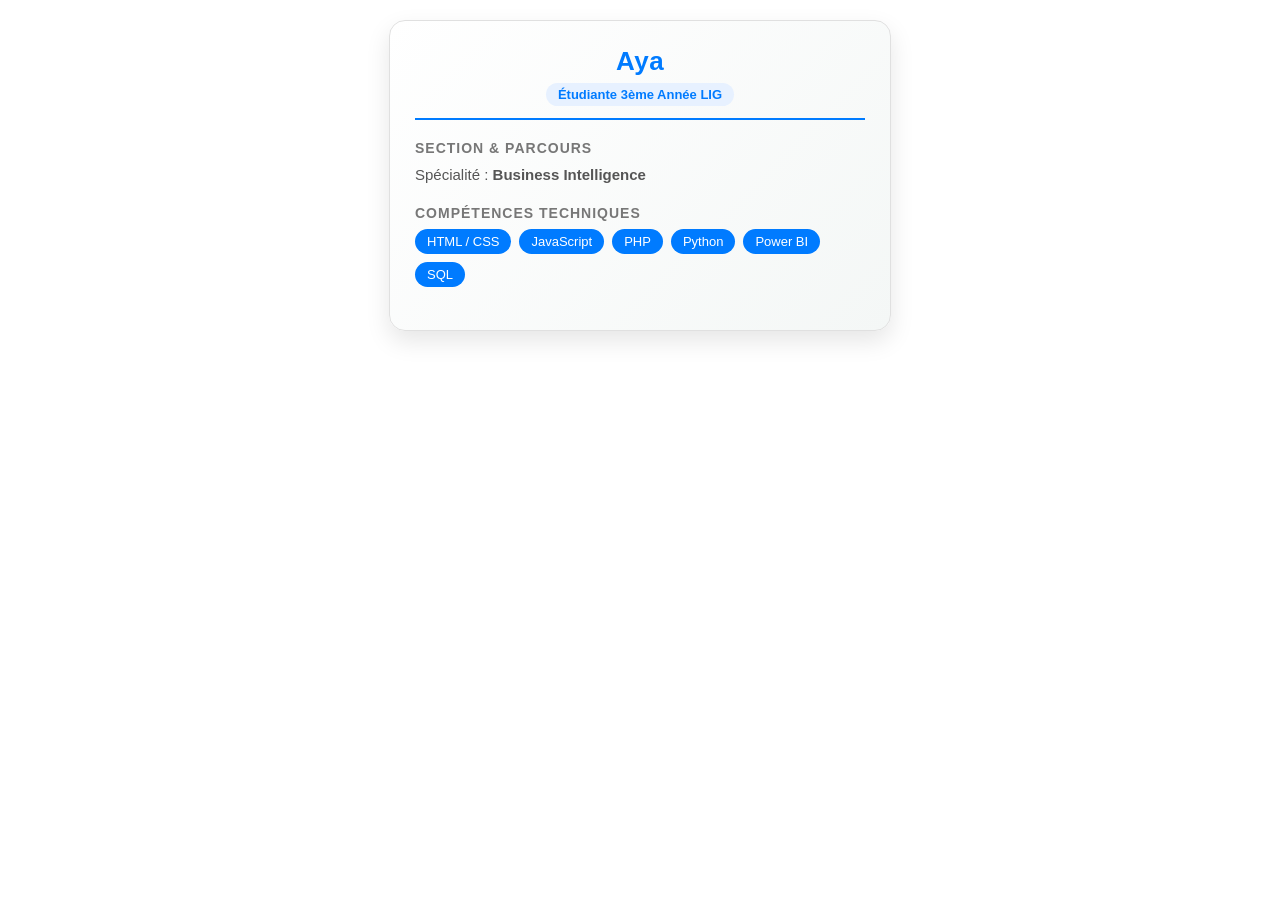
<file: groupes/groupe1/aya.html>
<!DOCTYPE html>
<html lang="fr">
<head>
    <meta charset="UTF-8">
    <title>Carte de Visite - Aya</title>
    <style>
        .card-container {
            max-width: 450px;
            margin: 20px auto;
            padding: 25px;
            background: linear-gradient(135deg, #ffffff 0%, #f4f7f6 100%);
            border-radius: 16px;
            box-shadow: 0 10px 25px rgba(0,0,0,0.1);
            font-family: 'Segoe UI', Tahoma, Geneva, Verdana, sans-serif;
            border: 1px solid #e0e0e0;
            color: #333;
        }
        
        .header {
            text-align: center;
            border-bottom: 2px solid #007bff;
            padding-bottom: 12px;
            margin-bottom: 20px;
        }

        .header h2 {
            margin: 0;
            color: #007bff;
            font-size: 26px;
            letter-spacing: 0.5px;
        }

        .header .badge {
            display: inline-block;
            margin-top: 6px;
            padding: 4px 12px;
            background-color: #e7f1ff;
            color: #007bff;
            border-radius: 12px;
            font-size: 13px;
            font-weight: 600;
        }

        .section {
            margin-bottom: 18px;
        }

        .section-title {
            font-size: 14px;
            text-transform: uppercase;
            color: #777;
            letter-spacing: 1px;
            margin-bottom: 8px;
            font-weight: bold;
        }

        .bio {
            font-size: 15px;
            line-height: 1.5;
            color: #555;
            margin: 0;
        }

        .skills-list {
            display: flex;
            flex-wrap: wrap;
            gap: 8px;
            padding: 0;
            list-style: none;
            margin: 0;
        }

        .skill-item {
            background-color: #007bff;
            color: white;
            padding: 5px 12px;
            border-radius: 20px;
            font-size: 13px;
            font-weight: 500;
        }
    </style>
</head>
<body>

    <div class="card-container">
        <!-- Section En-tête -->
        <div class="header">
            <h2>Aya</h2>
            <span class="badge">Étudiante 3ème Année LIG</span>
        </div>

        <!-- Section Groupe / Parcours -->
        <div class="section">
            <div class="section-title">SECTION & PARCOURS</div>
            <p class="bio">Spécialité : <strong>Business Intelligence</strong></p>
        </div>

        <!-- Section Compétences -->
        <div class="section">
            <div class="section-title">COMPÉTENCES TECHNIQUES</div>
            <ul class="skills-list">
                <li class="skill-item">HTML / CSS</li>
                <li class="skill-item">JavaScript</li>
                <li class="skill-item">PHP</li>
                <li class="skill-item">Python</li>
                <li class="skill-item">Power BI</li>
                <li class="skill-item">SQL</li>
            </ul>
        </div>
    </div>

</body>
</html>
</file>
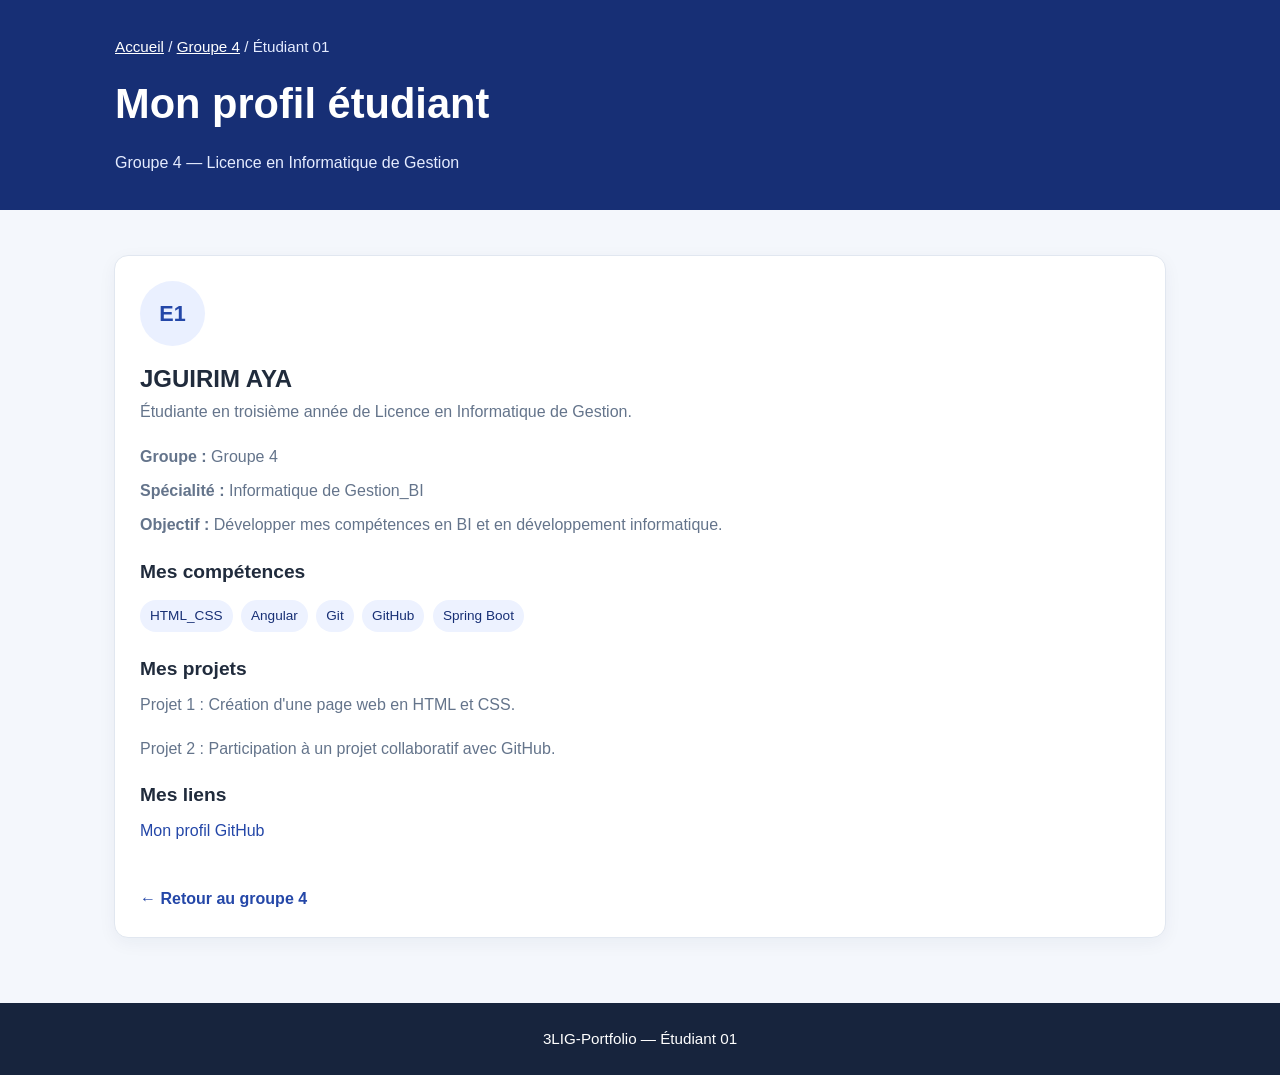
<file: groupes/groupe4/etudiant-01.html>
<!DOCTYPE html>
<html lang="fr">
  <head>
    <meta charset="UTF-8" />
    <meta name="viewport" content="width=device-width, initial-scale=1.0" />
    <title>Profil Étudiant 01 | 3LIG-Portfolio</title>
    <link rel="stylesheet" href="../../css/styles.css" />
  </head>
  <body>
    <header class="page-header">
      <div class="header-inner">
        <p class="breadcrumb">
          <a href="../../index.html">Accueil</a> /
          <a href="index.html">Groupe 4</a> / Étudiant 01
        </p>
        <h1>Mon profil étudiant</h1>
        <p>Groupe 4 — Licence en Informatique de Gestion</p>
      </div>
    </header>

    <main class="container">
      <section class="card">
        <div class="profile-icon">E1</div>
        <h2>JGUIRIM AYA</h2>
        <p>
          Étudiante en troisième année de Licence en Informatique de Gestion.
        </p>

        <div class="profile-details">
          <p><strong>Groupe :</strong> Groupe 4</p>
          <p><strong>Spécialité :</strong> Informatique de Gestion_BI</p>
          <p>
            <strong>Objectif :</strong> Développer mes compétences en BI et en
            développement informatique.
          </p>
        </div>

        <h3>Mes compétences</h3>
        <p>
          <span class="tag">HTML_CSS</span>
          <span class="tag">Angular</span>
          <span class="tag">Git</span>
          <span class="tag">GitHub</span>
          <span class="tag">Spring Boot</span>
        </p>

        <h3>Mes projets</h3>
        <p>Projet 1 : Création d'une page web en HTML et CSS.</p>
        <p>Projet 2 : Participation à un projet collaboratif avec GitHub.</p>

        <h3>Mes liens</h3>
        <p>
          <a
            href="https://github.com/jguirimaya24-create"
            target="_blank"
            rel="noopener noreferrer"
          >
            Mon profil GitHub
          </a>
        </p>

        <a class="back-link" href="index.html"> ← Retour au groupe 4 </a>
      </section>
    </main>

    <footer class="footer">
      <p>3LIG-Portfolio — Étudiant 01</p>
    </footer>
  </body>
</html>
</file>
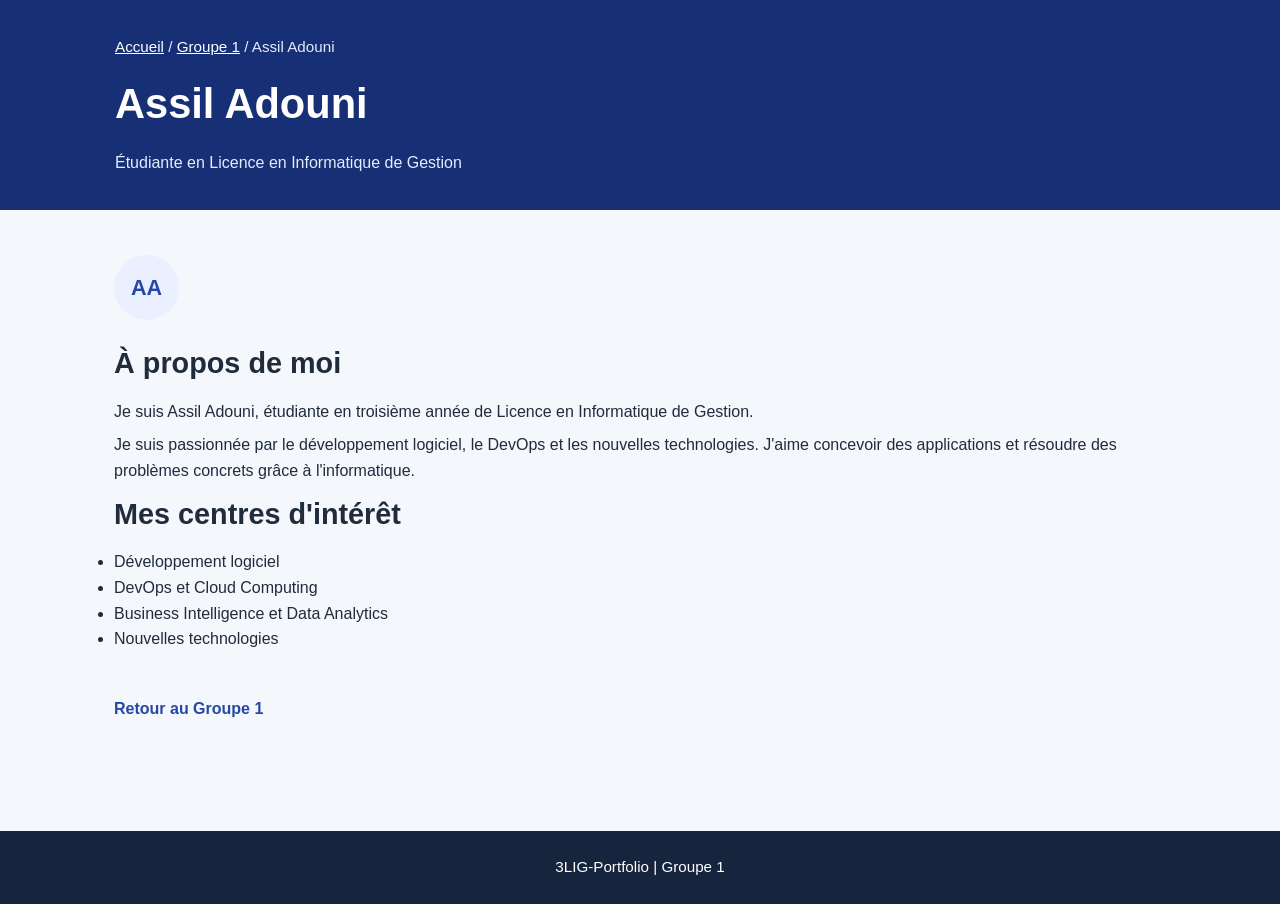
<file: groupes/groupe1/students/assil-adouni.html>
<!DOCTYPE html>
<html lang="fr">
<head>
    <meta charset="UTF-8">
    <meta name="viewport" content="width=device-width, initial-scale=1.0">
    <title>Assil Adouni | 3LIG-Portfolio</title>
    <link rel="stylesheet" href="../../../css/styles.css">
</head>
<body>

    <header class="page-header">
        <div class="header-inner">
            <p class="breadcrumb">
                <a href="../../../index.html">Accueil</a> /
                <a href="../index.html">Groupe 1</a> /
                Assil Adouni
            </p>

            <h1>Assil Adouni</h1>
            <p>Étudiante en Licence en Informatique de Gestion</p>
        </div>
    </header>

    <main class="container">
        <section class="section">
            <div class="profile-icon">AA</div>

            <div class="profile-details">
                <h2>À propos de moi</h2>

                <p>
                    Je suis Assil Adouni, étudiante en troisième année
                    de Licence en Informatique de Gestion.
                </p>

                <p>
                    Je suis passionnée par le développement logiciel,
                    le DevOps et les nouvelles technologies.
                    J'aime concevoir des applications et résoudre
                    des problèmes concrets grâce à l'informatique.
                </p>

                <h2>Mes centres d'intérêt</h2>
                <ul>
                    <li>Développement logiciel</li>
                    <li>DevOps et Cloud Computing</li>
                    <li>Business Intelligence et Data Analytics</li>
                    <li>Nouvelles technologies</li>
                </ul>
            </div>

            <a class="back-link" href="../index.html">
                Retour au Groupe 1
            </a>
        </section>
    </main>

    <footer class="footer">
        <p>3LIG-Portfolio | Groupe 1</p>
    </footer>

</body>
</html>
</file>
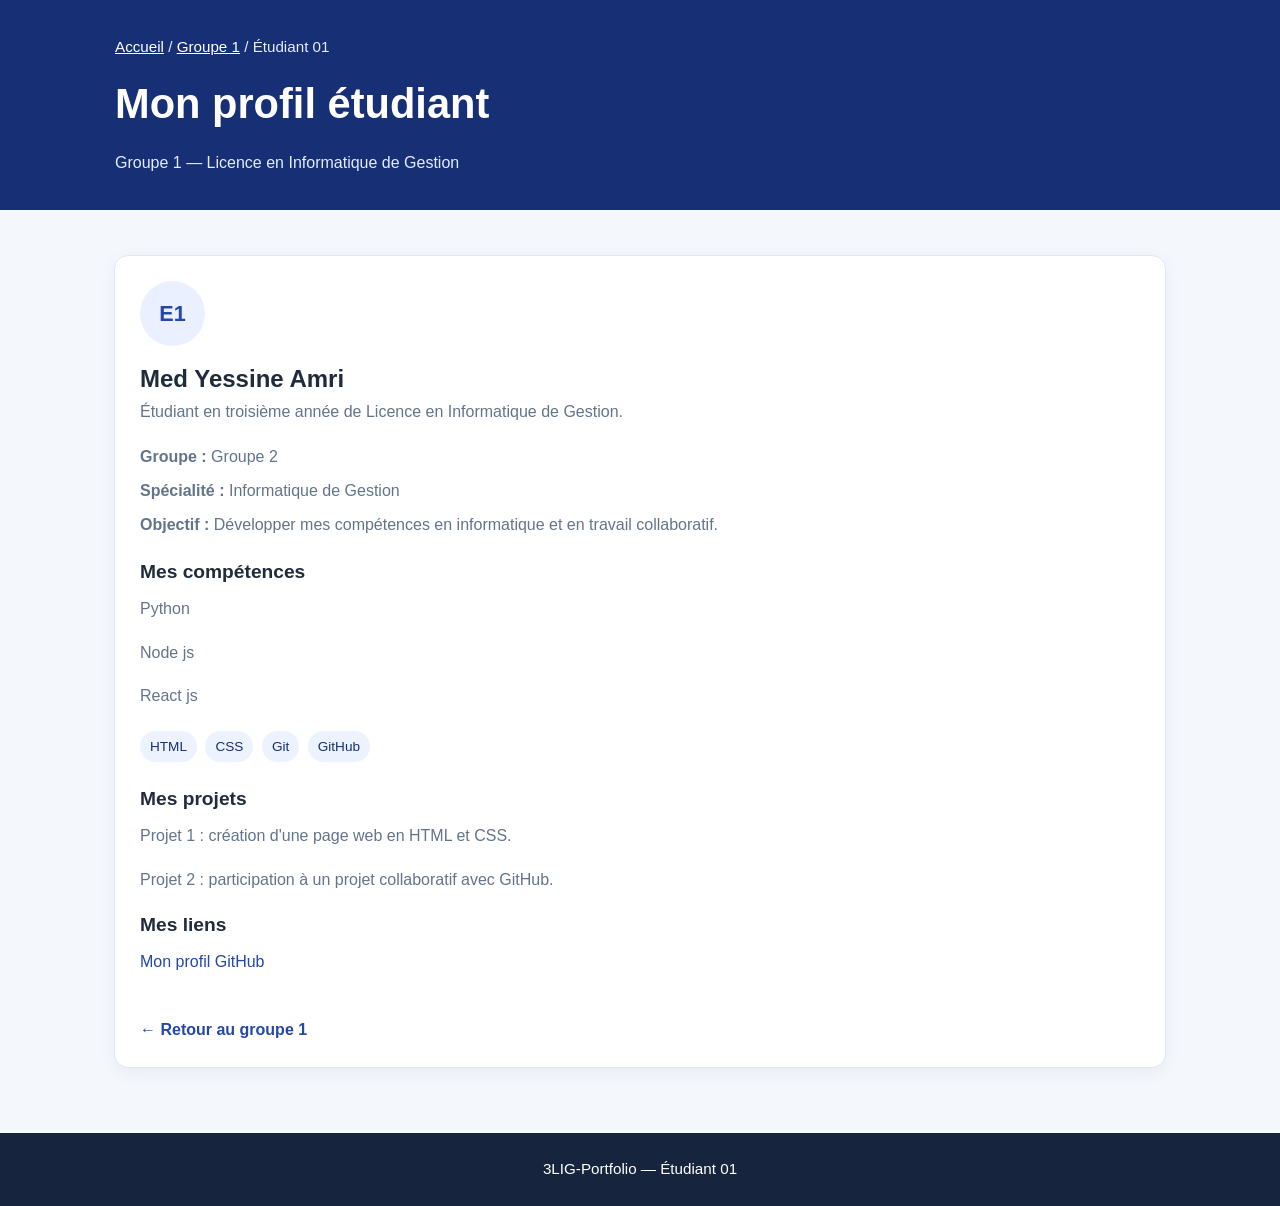
<file: groupes/groupe1/students/etudiant-01.html.html>
<!DOCTYPE html>
<html lang="fr">
<head>
    <meta charset="UTF-8">
    <meta name="viewport" content="width=device-width, initial-scale=1.0">
    <title>Profil Étudiant 01  | 3LIG-Portfolio</title>
    <link rel="stylesheet" href="../../../css/styles.css">
</head>
<body>

    <header class="page-header">
        <div class="header-inner">
            <p class="breadcrumb">
                <a href="../../../index.html">Accueil</a> /
                <a href="../index.html">Groupe 1</a> /
                Étudiant 01
            </p>
            <h1>Mon profil étudiant</h1>
            <p>Groupe 1 — Licence en Informatique de Gestion</p>
        </div>
    </header>

    <main class="container">
        <section class="card">
            <div class="profile-icon">E1</div>
            <h2>Med Yessine Amri</h2>
            <p>Étudiant en troisième année de Licence en Informatique de Gestion.</p>

            <div class="profile-details">
                <p><strong>Groupe :</strong> Groupe 2</p>
                <p><strong>Spécialité :</strong> Informatique de Gestion</p>
                <p><strong>Objectif :</strong> Développer mes compétences en informatique et en travail collaboratif.</p>
            </div>

            <h3>Mes compétences</h3>
            <p> Python</p>
            <p> Node js</p>
            <p> React js</p>
            <p>
                <span class="tag">HTML</span>
                <span class="tag">CSS</span>
                <span class="tag">Git</span>
                <span class="tag">GitHub</span>
            </p>

            <h3>Mes projets</h3>
            <p>
                Projet 1 : création d'une page web en HTML et CSS.
            </p>
            <p>
                Projet 2 : participation à un projet collaboratif avec GitHub.
            </p>

            <h3>Mes liens</h3>
            <p>
                <a href="https://github.com/yessineamri2004-byte" target="_blank" rel="noopener noreferrer">
                    Mon profil GitHub
                </a>
            </p>

            <a class="back-link" href="../index.html">
                ← Retour au groupe 1
            </a>
        </section>
    </main>

    <footer class="footer">
        <p>3LIG-Portfolio — Étudiant 01</p>
    </footer>

</body>
</html>
</file>
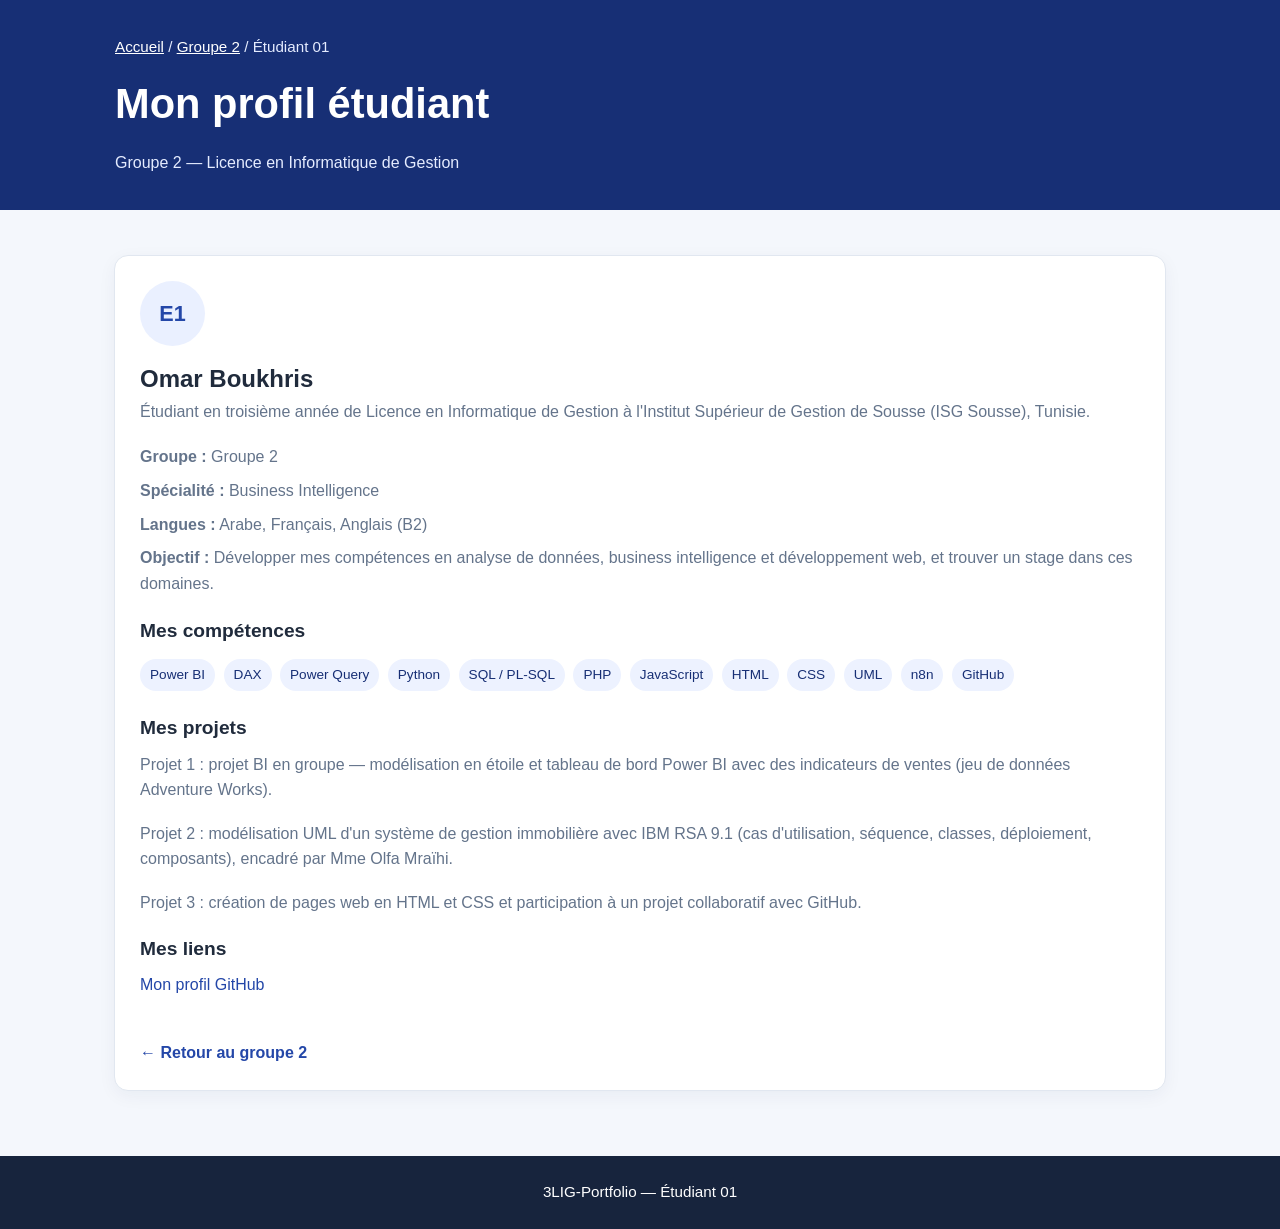
<file: groupes/groupe2/students/etudiant-01.html>
<!DOCTYPE html>
<html lang="fr">
<head>
    <meta charset="UTF-8">
    <meta name="viewport" content="width=device-width, initial-scale=1.0">
    <title>Profil Étudiant 01 | 3LIG-Portfolio</title>
    <link rel="stylesheet" href="../../../css/styles.css">
</head>
<body>

    <header class="page-header">
        <div class="header-inner">
            <p class="breadcrumb">
                <a href="../../../index.html">Accueil</a> /
                <a href="../index.html">Groupe 2</a> /
                Étudiant 01
            </p>
            <h1>Mon profil étudiant</h1>
            <p>Groupe 2 — Licence en Informatique de Gestion</p>
        </div>
    </header>

    <main class="container">
        <section class="card">
            <div class="profile-icon">E1</div>
            <h2>Omar Boukhris</h2>
            <p>
                Étudiant en troisième année de Licence en Informatique de Gestion
                à l'Institut Supérieur de Gestion de Sousse (ISG Sousse), Tunisie.
            </p>

            <div class="profile-details">
                <p><strong>Groupe :</strong> Groupe 2</p>
                <p><strong>Spécialité :</strong> Business Intelligence</p>
                <p><strong>Langues :</strong> Arabe, Français, Anglais (B2)</p>
                <p><strong>Objectif :</strong> Développer mes compétences en analyse de données, business intelligence et développement web, et trouver un stage dans ces domaines.</p>
            </div>

            <h3>Mes compétences</h3>
            <p>
                <span class="tag">Power BI</span>
                <span class="tag">DAX</span>
                <span class="tag">Power Query</span>
                <span class="tag">Python</span>
                <span class="tag">SQL / PL-SQL</span>
                <span class="tag">PHP</span>
                <span class="tag">JavaScript</span>
                <span class="tag">HTML</span>
                <span class="tag">CSS</span>
                <span class="tag">UML</span>
                <span class="tag">n8n</span>
                <span class="tag">GitHub</span>
            </p>

            <h3>Mes projets</h3>
            <p>
                Projet 1 : projet BI en groupe — modélisation en étoile et tableau de bord
                Power BI avec des indicateurs de ventes (jeu de données Adventure Works).
            </p>
            <p>
                Projet 2 : modélisation UML d'un système de gestion immobilière avec
                IBM RSA 9.1 (cas d'utilisation, séquence, classes, déploiement, composants),
                encadré par Mme Olfa Mraïhi.
            </p>
            <p>
                Projet 3 : création de pages web en HTML et CSS et participation à un
                projet collaboratif avec GitHub.
            </p>

            <h3>Mes liens</h3>
            <p>
                <a href="https://github.com/omarboukhriss/Portfolio_3LIG">
                    Mon profil GitHub
                </a>
            </p>

            <a class="back-link" href="../index.html">
                ← Retour au groupe 2
            </a>
        </section>
    </main>

    <footer class="footer">
        <p>3LIG-Portfolio — Étudiant 01</p>
    </footer>

</body>
</html>
</file>
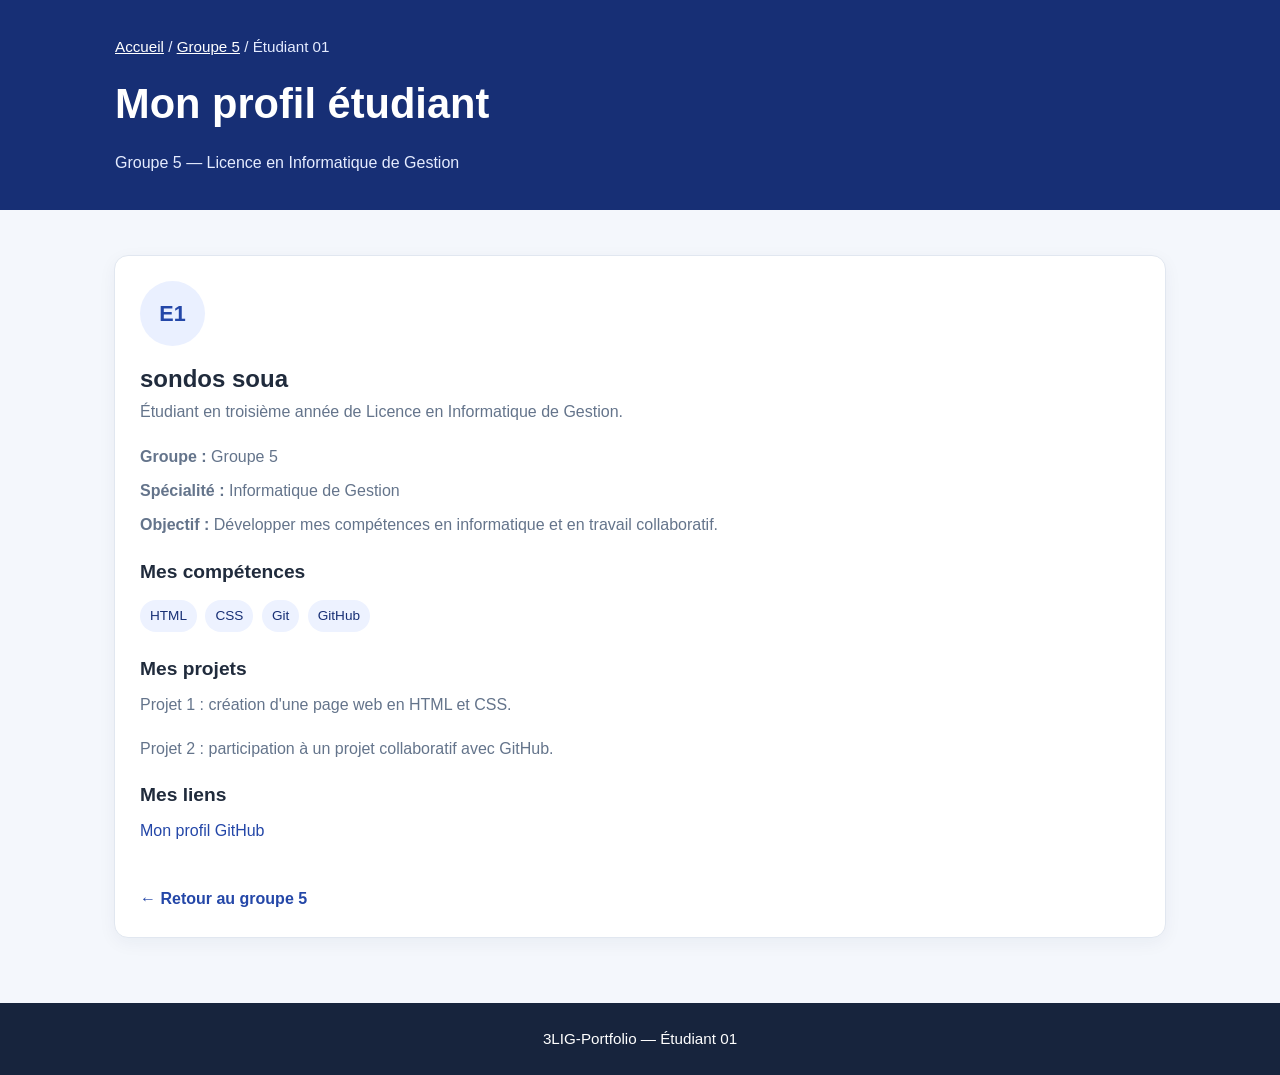
<file: groupes/groupe5/student/sondos-soua.html>
<!DOCTYPE html>
<html lang="fr">
<head>
    <meta charset="UTF-8">
    <meta name="viewport" content="width=device-width, initial-scale=1.0">
    <title>Profil Étudiant 01 | 3LIG-Portfolio</title>
    <link rel="stylesheet" href="../../../css/styles.css">
</head>
<body>

    <header class="page-header">
        <div class="header-inner">
            <p class="breadcrumb">
                <a href="../../../index.html">Accueil</a> /
                <a href="../index.html">Groupe 5</a> /
                Étudiant 01
            </p>
            <h1>Mon profil étudiant</h1>
            <p>Groupe 5 — Licence en Informatique de Gestion</p>
        </div>
    </header>

    <main class="container">
        <section class="card">
            <div class="profile-icon">E1</div>
            <h2>sondos soua</h2>
            <p>Étudiant en troisième année de Licence en Informatique de Gestion.</p>

            <div class="profile-details">
                <p><strong>Groupe :</strong> Groupe 5</p>
                <p><strong>Spécialité :</strong> Informatique de Gestion</p>
                <p><strong>Objectif :</strong> Développer mes compétences en informatique et en travail collaboratif.</p>
            </div>

            <h3>Mes compétences</h3>
            <p>
                <span class="tag">HTML</span>
                <span class="tag">CSS</span>
                <span class="tag">Git</span>
                <span class="tag">GitHub</span>
            </p>

            <h3>Mes projets</h3>
            <p>
                Projet 1 : création d'une page web en HTML et CSS.
            </p>
            <p>
                Projet 2 : participation à un projet collaboratif avec GitHub.
            </p>

            <h3>Mes liens</h3>
            <p>
                <a href="https://github.com/sondossoua123-ctrl" target="_blank" rel="noopener noreferrer">
                    Mon profil GitHub
                </a>
            </p>

            <a class="back-link" href="../index.html">
                ← Retour au groupe 5
            </a>
        </section>
    </main>

    <footer class="footer">
        <p>3LIG-Portfolio — Étudiant 01</p>
    </footer>

</body>
</html>
</file>
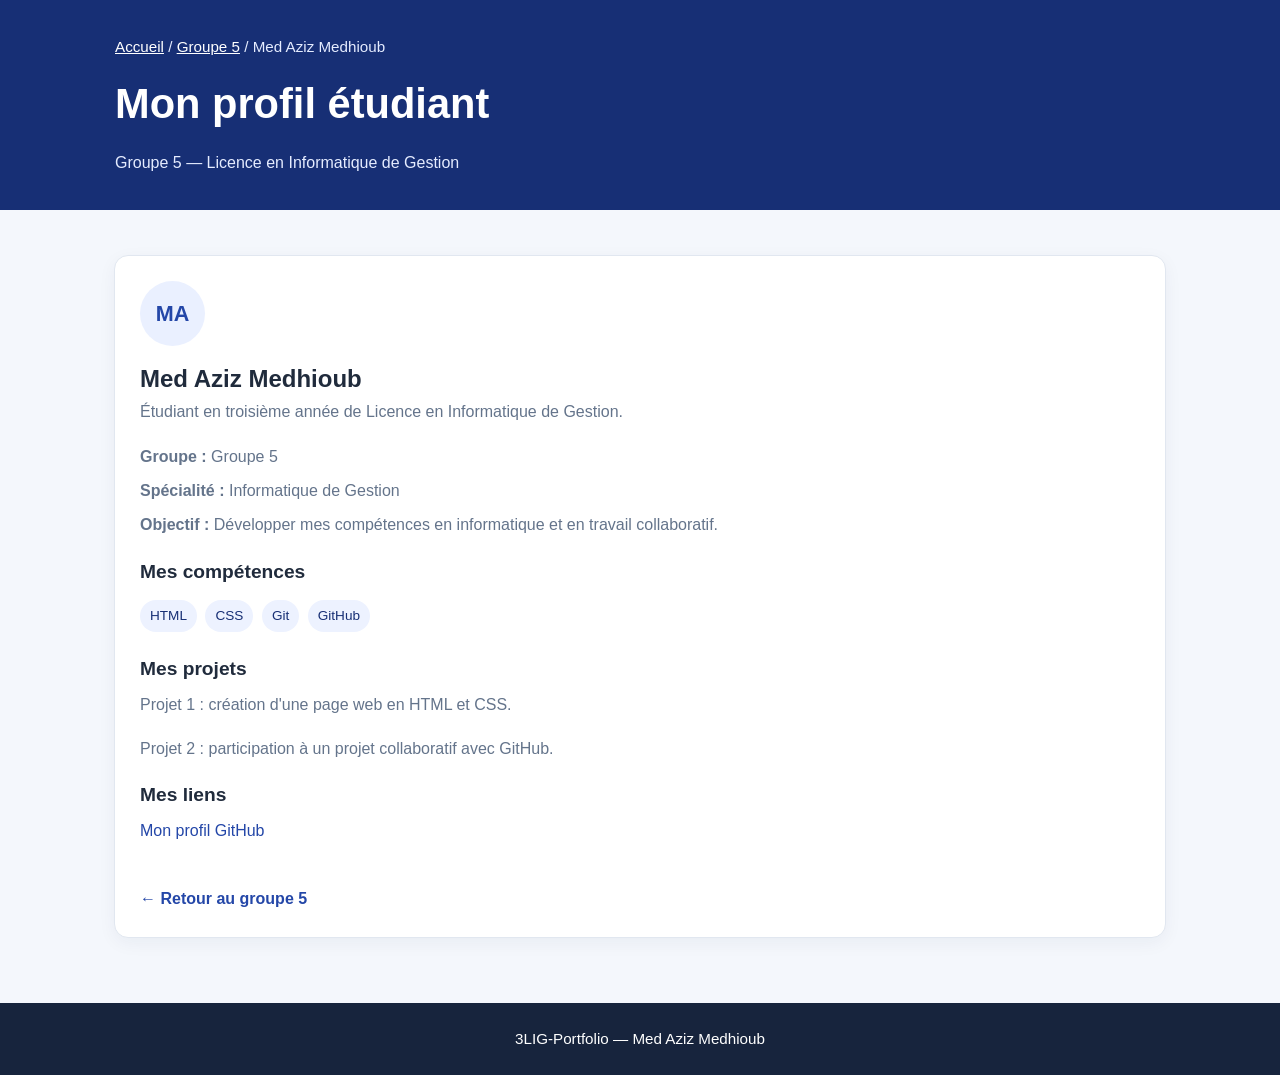
<file: groupes/groupe5/students/AZ466.html>
<!DOCTYPE html>
<html lang="fr">
<head>
    <meta charset="UTF-8">
    <meta name="viewport" content="width=device-width, initial-scale=1.0">
    <title>Profil Med Aziz Medhioub | 3LIG-Portfolio</title>
    <link rel="stylesheet" href="../../../css/styles.css">
</head>
<body>

    <header class="page-header">
        <div class="header-inner">
            <p class="breadcrumb">
                <a href="../../../index.html">Accueil</a> /
                <a href="../index.html">Groupe 5</a> /
                Med Aziz Medhioub
            </p>
            <h1>Mon profil étudiant</h1>
            <p>Groupe 5 — Licence en Informatique de Gestion</p>
        </div>
    </header>

    <main class="container">
        <section class="card">
            <div class="profile-icon">MA</div>
            <h2>Med Aziz Medhioub</h2>
            <p>Étudiant en troisième année de Licence en Informatique de Gestion.</p>

            <div class="profile-details">
                <p><strong>Groupe :</strong> Groupe 5</p>
                <p><strong>Spécialité :</strong> Informatique de Gestion</p>
                <p><strong>Objectif :</strong> Développer mes compétences en informatique et en travail collaboratif.</p>
            </div>

            <h3>Mes compétences</h3>
            <p>
                <span class="tag">HTML</span>
                <span class="tag">CSS</span>
                <span class="tag">Git</span>
                <span class="tag">GitHub</span>
            </p>

            <h3>Mes projets</h3>
            <p>
                Projet 1 : création d'une page web en HTML et CSS.
            </p>
            <p>
                Projet 2 : participation à un projet collaboratif avec GitHub.
            </p>

            <h3>Mes liens</h3>
            <p>
                <a href="https://github.com/AZ466" target="_blank" rel="noopener noreferrer">
                    Mon profil GitHub
                </a>
            </p>

            <a class="back-link" href="../index.html">
                ← Retour au groupe 5
            </a>
        </section>
    </main>

    <footer class="footer">
        <p>3LIG-Portfolio — Med Aziz Medhioub</p>
    </footer>

</body>
</html>
</file>
<file: css/styles.css>
/* ===== Réinitialisation ===== */
* {
    box-sizing: border-box;
    margin: 0;
    padding: 0;
}

:root {
    --primary: #2447a8;
    --primary-dark: #172f75;
    --background: #f4f7fc;
    --surface: #ffffff;
    --text: #202b3c;
    --muted: #64748b;
    --border: #e1e7f0;
}

html {
    scroll-behavior: smooth;
}

body {
    font-family: Arial, Helvetica, sans-serif;
    background: var(--background);
    color: var(--text);
    line-height: 1.6;
}

a {
    color: var(--primary);
    text-decoration: none;
}

a:hover {
    text-decoration: underline;
}

/* ===== En-tête et navigation ===== */
.hero {
    background: linear-gradient(135deg, #172f75, #3568d4);
    color: white;
    padding-bottom: 65px;
}

.navbar {
    max-width: 1100px;
    margin: auto;
    padding: 22px 24px;
    display: flex;
    justify-content: space-between;
    align-items: center;
    gap: 20px;
}

.logo {
    color: white;
    font-size: 1.25rem;
    font-weight: bold;
}

.nav-link {
    color: white;
}

.hero-content {
    max-width: 850px;
    margin: auto;
    padding: 65px 24px 20px;
    text-align: center;
}

.eyebrow {
    text-transform: uppercase;
    letter-spacing: 2px;
    font-size: 0.85rem;
    font-weight: bold;
    margin-bottom: 14px;
    opacity: 0.85;
}

.hero h1 {
    font-size: clamp(2rem, 5vw, 3.5rem);
    line-height: 1.2;
    margin-bottom: 20px;
}

.hero-content > p:not(.eyebrow) {
    max-width: 650px;
    margin: 0 auto 28px;
    color: #e5ecff;
}

/* ===== Boutons ===== */
.button {
    display: inline-block;
    background: white;
    color: var(--primary-dark);
    padding: 12px 22px;
    border-radius: 8px;
    font-weight: bold;
}

.button:hover {
    background: #eaf0ff;
    text-decoration: none;
}

/* ===== Contenu principal ===== */
.container {
    max-width: 1100px;
    margin: auto;
    padding: 45px 24px;
}

.intro {
    text-align: center;
    max-width: 780px;
    margin: 0 auto 50px;
}

.intro h2,
.section h2,
.callout h2 {
    font-size: 1.8rem;
    margin-bottom: 12px;
}

.intro p,
.section-description {
    color: var(--muted);
}

.section {
    margin-bottom: 45px;
}

.section > h2,
.section-description {
    text-align: center;
}

.section-description {
    margin-bottom: 28px;
}

/* ===== Grille de cartes ===== */
.cards {
    display: grid;
    grid-template-columns: repeat(auto-fit, minmax(230px, 1fr));
    gap: 22px;
    margin-top: 25px;
}

.card {
    background: var(--surface);
    border: 1px solid var(--border);
    border-radius: 14px;
    padding: 25px;
    box-shadow: 0 5px 18px rgba(25, 45, 85, 0.05);
}

.card h3 {
    margin: 12px 0 8px;
    font-size: 1.2rem;
}

.card p {
    color: var(--muted);
    margin-bottom: 18px;
}

.group-number {
    display: inline-block;
    color: var(--primary);
    background: #eaf0ff;
    padding: 5px 12px;
    border-radius: 7px;
    font-weight: bold;
}

.text-link {
    font-weight: bold;
}

/* ===== Pages de groupe et profils ===== */
.page-header {
    background: var(--primary-dark);
    color: white;
    padding: 35px 24px;
}

.page-header .header-inner {
    max-width: 1050px;
    margin: auto;
}

.page-header h1 {
    margin: 12px 0;
    font-size: clamp(1.8rem, 4vw, 2.6rem);
}

.page-header p {
    color: #e5ecff;
}

.breadcrumb {
    color: #e5ecff;
    font-size: 0.95rem;
}

.breadcrumb a {
    color: white;
    text-decoration: underline;
}

.profile-icon {
    width: 65px;
    height: 65px;
    border-radius: 50%;
    display: grid;
    place-items: center;
    background: #eaf0ff;
    color: var(--primary);
    font-size: 1.35rem;
    font-weight: bold;
    margin-bottom: 14px;
}

.profile-details {
    margin: 20px 0;
}

.profile-details p {
    margin-bottom: 8px;
}

.tag {
    display: inline-block;
    background: #edf2ff;
    color: var(--primary-dark);
    padding: 5px 10px;
    border-radius: 20px;
    margin: 4px 4px 4px 0;
    font-size: 0.85rem;
}

.back-link {
    display: inline-block;
    margin-top: 24px;
    font-weight: bold;
}

.callout {
    background: #eaf0ff;
    border-radius: 14px;
    padding: 30px;
    text-align: center;
    margin-top: 45px;
}

.callout p {
    color: var(--muted);
}

/* ===== Pied de page ===== */
.footer {
    background: #17243d;
    color: white;
    text-align: center;
    padding: 24px;
    margin-top: 20px;
}

.footer p {
    font-size: 0.95rem;
}

/* ===== Adaptation mobile ===== */
@media (max-width: 600px) {
    .navbar {
        padding: 18px;
        flex-wrap: wrap;
    }

    .hero-content {
        padding-top: 40px;
    }

    .container {
        padding: 30px 18px;
    }

    .cards {
        grid-template-columns: 1fr;
    }

    .callout {
        padding: 22px;
    }
}
</file>
